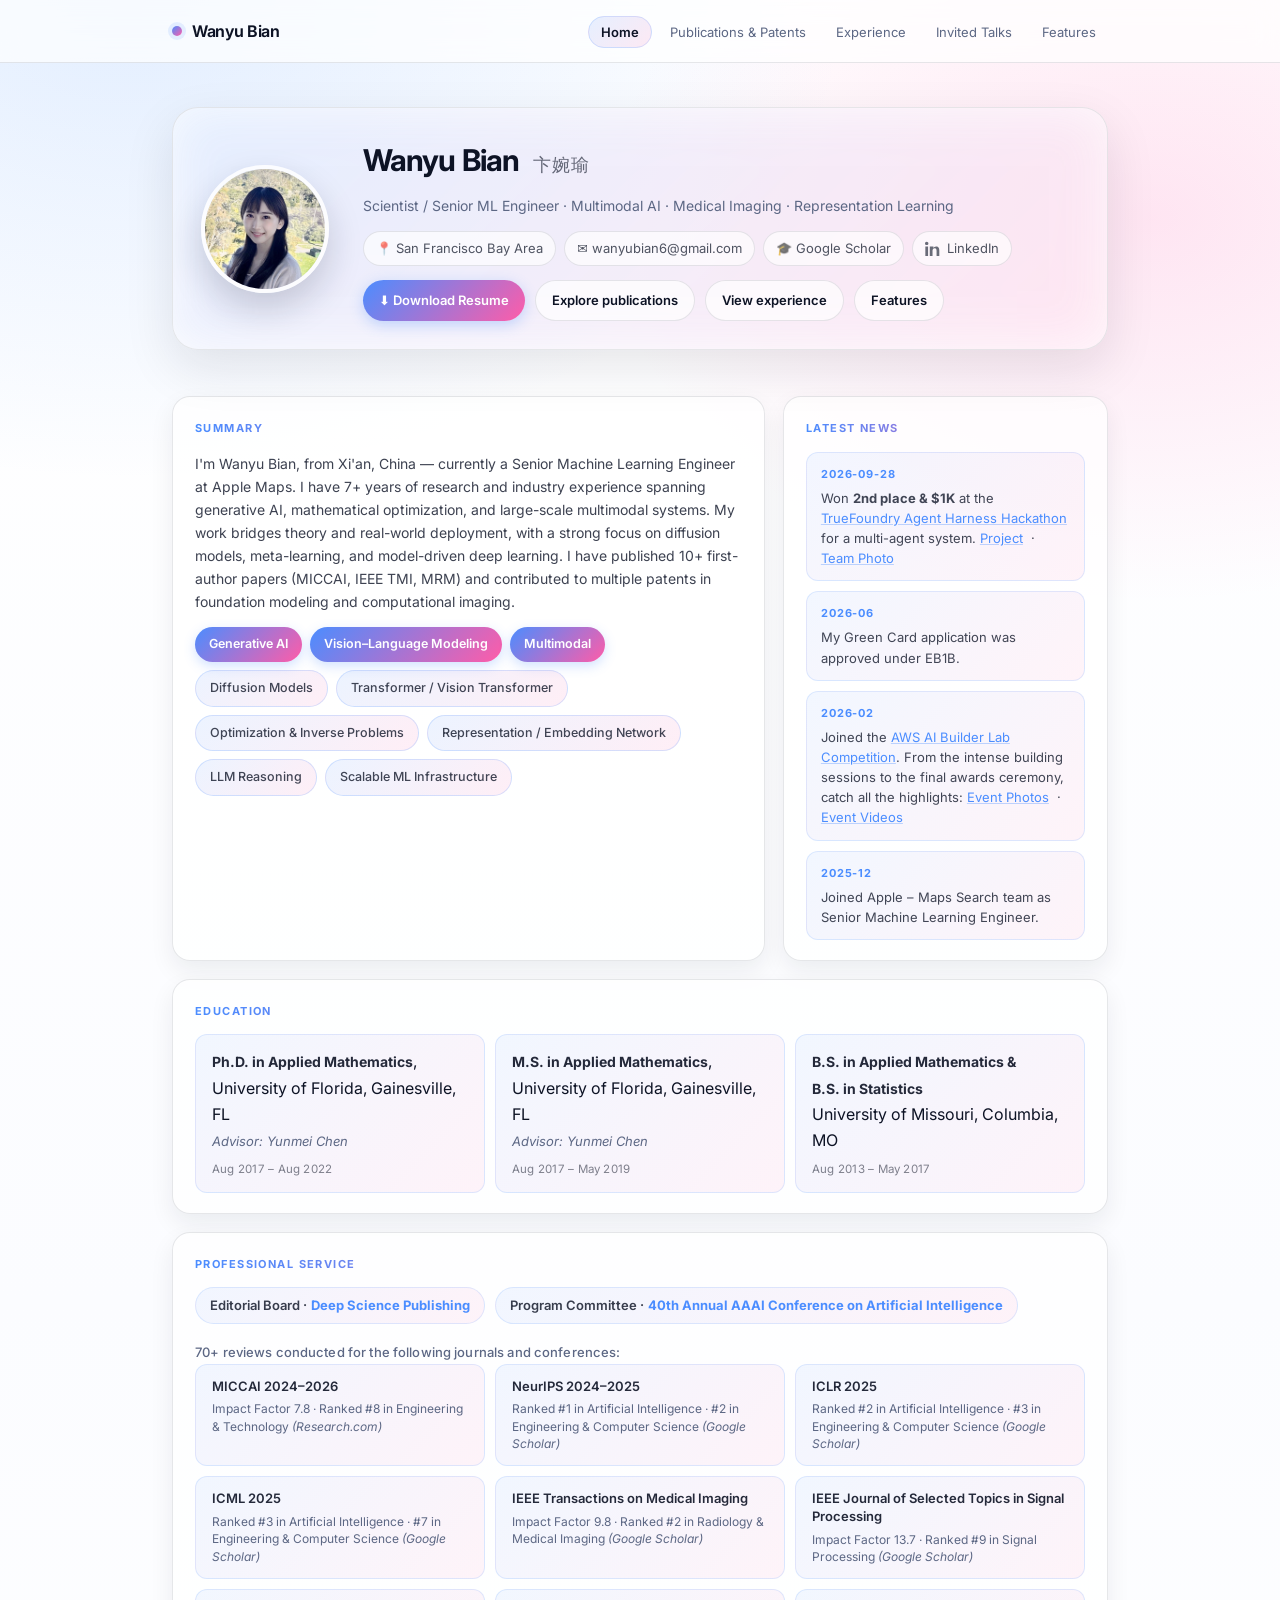
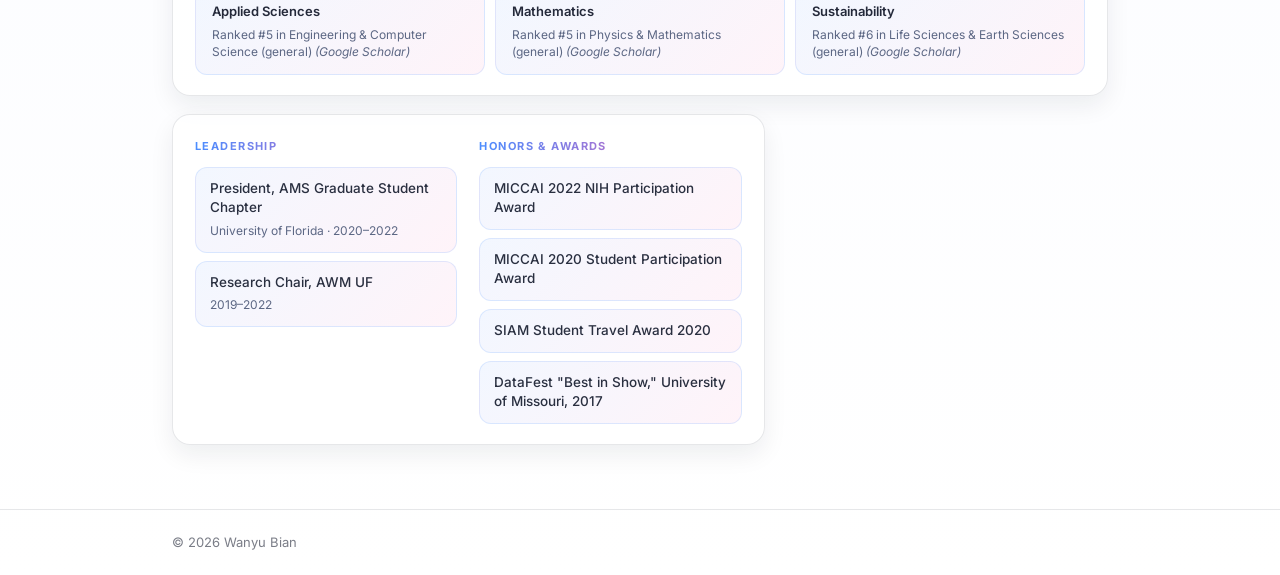
<file: index.html>
<!DOCTYPE html>
<html lang="en">
<head>
  <meta charset="UTF-8" />
  <meta name="viewport" content="width=device-width, initial-scale=1.0" />
  <title>👾 Wanyu Bian 卞婉瑜 | Home</title>
  <link rel="preconnect" href="https://fonts.googleapis.com">
  <link rel="preconnect" href="https://fonts.gstatic.com" crossorigin>
  <link href="https://fonts.googleapis.com/css2?family=Inter:wght@400;500;600;700&display=swap" rel="stylesheet">
  <link rel="stylesheet" href="styles.css">
</head>
<body>
<nav class="navbar">
  <div class="container inner">
    <a class="brand" href="index.html" aria-label="Home">
      <span class="brand-dot"></span>
      <span>Wanyu Bian</span>
    </a>
    <ul class="navlinks">
      <li><a href="index.html" class="active">Home</a></li>
      <li><a href="publications.html">Publications & Patents</a></li>
      <li><a href="experience.html">Experience</a></li>
      <li><a href="talks.html">Invited Talks</a></li>
      <li><a href="features.html">Features</a></li>
    </ul>
  </div>
</nav>

<main class="container">

  <!-- ── Hero ──────────────────────────────────────────────── -->
  <section class="hero">
    <div class="hero-card">
      <div class="hero-inner">
        <img class="avatar" src="assets/Wanyu-Bian.jpg" alt="Portrait of Wanyu Bian">
        <div>
          <h1 class="h-title">Wanyu Bian <span class="cn-name">卞婉瑜</span></h1>
          <p class="subtitle">Scientist / Senior ML Engineer · Multimodal AI · Medical Imaging · Representation Learning</p>
          <div class="meta-row">
            <span class="pill">📍 San Francisco Bay Area</span>
            <a class="pill" href="mailto:wanyubian6@gmail.com">✉️ wanyubian6@gmail.com</a>
            <a class="pill" href="https://scholar.google.com/citations?user=zHkpGhYAAAAJ&hl=en" target="_blank" rel="noopener">🎓 Google Scholar</a>
            <a class="pill" href="https://www.linkedin.com/in/wanyu-bian-phd" target="_blank" rel="noopener">
              <svg class="icon" viewBox="0 0 22 22" aria-hidden="true"><path d="M4.98 3.5C4.98 4.88 3.87 6 2.5 6S0 4.88 0 3.5 1.12 1 2.5 1 4.98 2.12 4.98 3.5ZM0.5 23.5h4V7.98h-4V23.5ZM8.5 7.98h3.83v2.12h.05c.53-1.01 1.84-2.12 3.79-2.12 4.05 0 4.8 2.67 4.8 6.14v9.38h-4v-8.32c0-1.98-.04-4.53-2.76-4.53-2.76 0-3.18 2.16-3.18 4.39v8.46h-4V7.98Z"/></svg>
              <span>LinkedIn</span>
            </a>
          </div>
          <div class="cta">
            <a class="btn primary" href="WanyuBian_Resume.pdf" download>⬇︎ Download Resume</a>
            <a class="btn" href="publications.html">Explore publications</a>
            <a class="btn" href="experience.html">View experience</a>
            <a class="btn" href="features.html">Features</a>
          </div>
        </div>
      </div>
    </div>
  </section>

  <div class="grid">

    <!-- ── Summary ───────────────────────────────────────── -->
    <section class="card">
      <h2>Summary</h2>
      <p>
        I'm Wanyu Bian, from Xi'an, China — currently a Senior Machine Learning Engineer at Apple Maps.
        I have 7+ years of research and industry experience spanning generative AI, mathematical
        optimization, and large-scale multimodal systems. My work bridges theory and real-world
        deployment, with a strong focus on diffusion models, meta-learning, and model-driven deep
        learning. I have published 10+ first-author papers (MICCAI, IEEE TMI, MRM) and contributed
        to multiple patents in foundation modeling and computational imaging.
      </p>
      <div class="expertise-tags">
        <span class="badge primary">Generative AI</span>
        <span class="badge primary">Vision–Language Modeling</span>
        <span class="badge primary">Multimodal</span>
        <span class="badge">Diffusion Models</span>
        <span class="badge">Transformer / Vision Transformer</span>
        <span class="badge">Optimization &amp; Inverse Problems</span>
        <span class="badge">Representation / Embedding Network</span>
        <span class="badge">LLM Reasoning</span>
        <span class="badge">Scalable ML Infrastructure</span>
      </div>
    </section>

    <!-- ── Latest News ────────────────────────────────────── -->
    <aside class="card">
      <h2>Latest News</h2>
      <div class="news-list">
        <div class="news-item">
          <div class="kicker">2026-09-28</div>
          <div class="desc">
            Won <strong>2nd place &amp; $1K</strong> at the
            <a href="https://hackersquad.io/events/truefoundry-agent-harness-hackathon" target="_blank">TrueFoundry Agent Harness Hackathon</a>
            for a multi-agent system.
            <a href="https://hackersquad.io/events/truefoundry-agent-harness-hackathon/projects/cmu8zpw5800y9kb0kelmsrpe2" target="_blank">Project</a>
            &nbsp;·&nbsp;
            <a href="https://upcdn.io/kW15biq/raw/event-galleries/truefoundry-agent-harness-hackathon-1789939398314-L1000309.jpg" target="_blank">Team Photo</a>
          </div>
        </div>
        <div class="news-item">
          <div class="kicker">2026-06</div>
          <div class="desc">My Green Card application was approved under EB1B.</div>
        </div>
        <div class="news-item">
          <div class="kicker">2026-02</div>
          <div class="desc">
            Joined the
            <a href="https://www.aicamp.ai/event/eventdetails/W2026021308" target="_blank">AWS AI Builder Lab Competition</a>.
            From the intense building sessions to the final awards ceremony, catch all the highlights:
            <a href="https://drive.google.com/drive/folders/1Q62Nb8wa3ZKNPg0hk4qXepcymONoEPWw" target="_blank">Event Photos</a>
            &nbsp;·&nbsp;
            <a href="https://drive.google.com/drive/folders/1l8bCfI9yBssuV_kQkoO85U6Qy_-89Io_" target="_blank">Event Videos</a>
          </div>
        </div>
        <div class="news-item">
          <div class="kicker">2025-12</div>
          <div class="desc">Joined Apple – Maps Search team as Senior Machine Learning Engineer.</div>
        </div>
      </div>
    </aside>

    <!-- ── Education ──────────────────────────────────────── -->
    <section class="card education-card">
      <h2>Education</h2>
      <ul class="edu">
        <li>
          <strong>Ph.D. in Applied Mathematics</strong>, University of Florida, Gainesville, FL
          <br><em>Advisor: Yunmei Chen</em>
          <span class="dates">Aug 2017 – Aug 2022</span>
        </li>
        <li>
          <strong>M.S. in Applied Mathematics</strong>, University of Florida, Gainesville, FL
          <br><em>Advisor: Yunmei Chen</em>
          <span class="dates">Aug 2017 – May 2019</span>
        </li>
        <li>
          <strong>B.S. in Applied Mathematics &amp;</strong><br><strong>B.S. in Statistics</strong><br>University of Missouri, Columbia, MO
          <span class="dates">Aug 2013 – May 2017</span>
        </li>
      </ul>
    </section>

    <!-- ── Professional Service ───────────────────────────── -->
    <section class="card service-card">
      <h2>Professional Service</h2>
      <div class="service-intro">
        <div class="service-roles">
          <div class="service-role-item">Editorial Board · <strong>Deep Science Publishing</strong></div>
          <div class="service-role-item">Program Committee · <strong>40th Annual AAAI Conference on Artificial Intelligence</strong></div>
        </div>
        <p>70+ reviews conducted for the following journals and conferences:</p>
      </div>
      <div class="service-list">
        <div class="service-item">
          <div class="service-venue">MICCAI 2024–2026</div>
          <div class="service-meta">Impact Factor 7.8 · Ranked #8 in Engineering &amp; Technology <em>(Research.com)</em></div>
        </div>
        <div class="service-item">
          <div class="service-venue">NeurIPS 2024–2025</div>
          <div class="service-meta">Ranked #1 in Artificial Intelligence · #2 in Engineering &amp; Computer Science <em>(Google Scholar)</em></div>
        </div>
        <div class="service-item">
          <div class="service-venue">ICLR 2025</div>
          <div class="service-meta">Ranked #2 in Artificial Intelligence · #3 in Engineering &amp; Computer Science <em>(Google Scholar)</em></div>
        </div>
        <div class="service-item">
          <div class="service-venue">ICML 2025</div>
          <div class="service-meta">Ranked #3 in Artificial Intelligence · #7 in Engineering &amp; Computer Science <em>(Google Scholar)</em></div>
        </div>
        <div class="service-item">
          <div class="service-venue">IEEE Transactions on Medical Imaging</div>
          <div class="service-meta">Impact Factor 9.8 · Ranked #2 in Radiology &amp; Medical Imaging <em>(Google Scholar)</em></div>
        </div>
        <div class="service-item">
          <div class="service-venue">IEEE Journal of Selected Topics in Signal Processing</div>
          <div class="service-meta">Impact Factor 13.7 · Ranked #9 in Signal Processing <em>(Google Scholar)</em></div>
        </div>
        <div class="service-item">
          <div class="service-venue">Applied Sciences</div>
          <div class="service-meta">Ranked #5 in Engineering &amp; Computer Science (general) <em>(Google Scholar)</em></div>
        </div>
        <div class="service-item">
          <div class="service-venue">Mathematics</div>
          <div class="service-meta">Ranked #5 in Physics &amp; Mathematics (general) <em>(Google Scholar)</em></div>
        </div>
        <div class="service-item">
          <div class="service-venue">Sustainability</div>
          <div class="service-meta">Ranked #6 in Life Sciences &amp; Earth Sciences (general) <em>(Google Scholar)</em></div>
        </div>
      </div>
    </section>

    <!-- ── Leadership & Awards ────────────────────────────── -->
    <section class="card awards">
      <div class="awards-grid">
        <div class="award-group">
          <h3>Leadership</h3>
          <div class="award-items">
            <div class="award-item">
              <span class="award-title">President, AMS Graduate Student Chapter</span>
              <span class="award-meta">University of Florida · 2020–2022</span>
            </div>
            <div class="award-item">
              <span class="award-title">Research Chair, AWM UF</span>
              <span class="award-meta">2019–2022</span>
            </div>
          </div>
        </div>
        <div class="award-group">
          <h3>Honors &amp; Awards</h3>
          <div class="award-items">
            <div class="award-item">
              <span class="award-title">MICCAI 2022 NIH Participation Award</span>
            </div>
            <div class="award-item">
              <span class="award-title">MICCAI 2020 Student Participation Award</span>
            </div>
            <div class="award-item">
              <span class="award-title">SIAM Student Travel Award 2020</span>
            </div>
            <div class="award-item">
              <span class="award-title">DataFest "Best in Show," University of Missouri, 2017</span>
            </div>
          </div>
        </div>
      </div>
    </section>

  </div>
</main>

<footer class="footer">
  <div class="container">© 2026 Wanyu Bian</div>
</footer>
</body>
</html>
</file>
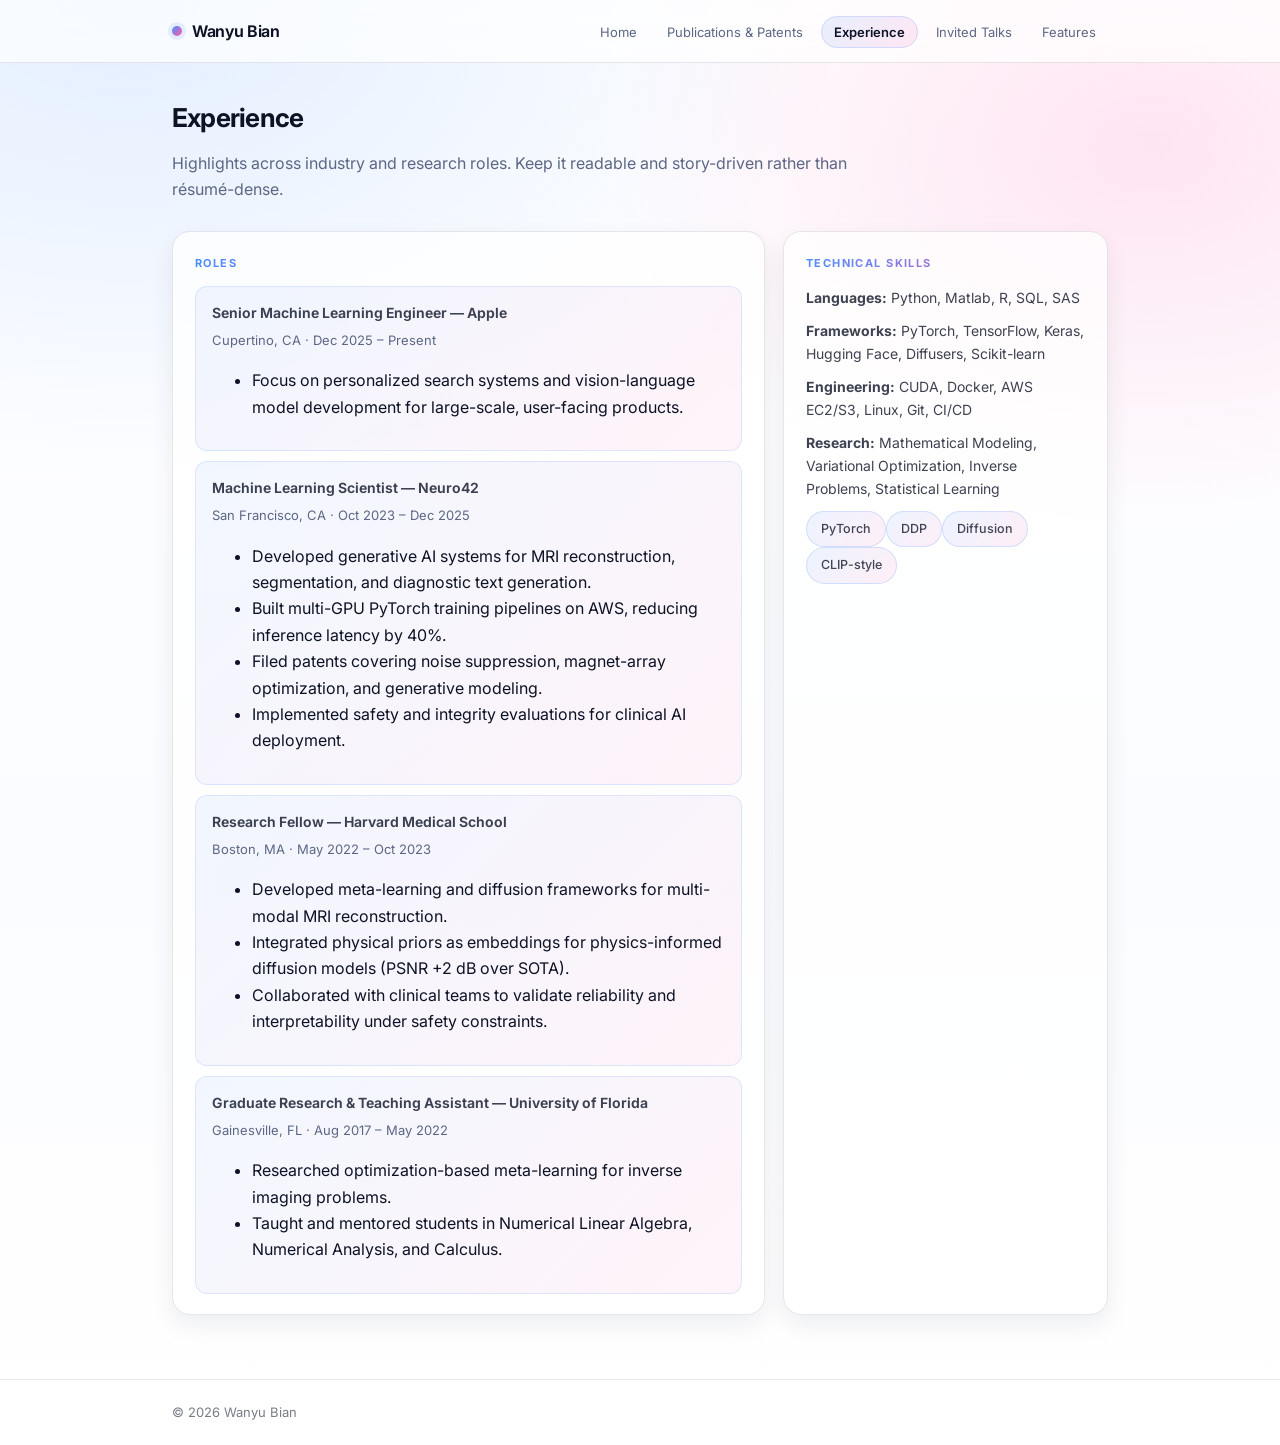
<file: experience.html>
<!DOCTYPE html>
<html lang="en">
<head>
  <meta charset="UTF-8" />
  <meta name="viewport" content="width=device-width, initial-scale=1.0" />
  <title>👾 Wanyu Bian 卞婉瑜 | Experience</title>
  <link rel="preconnect" href="https://fonts.googleapis.com">
  <link rel="preconnect" href="https://fonts.gstatic.com" crossorigin>
  <link href="https://fonts.googleapis.com/css2?family=Inter:wght@400;500;600;700&display=swap" rel="stylesheet">
  <link rel="stylesheet" href="styles.css">
</head>
<body>
<nav class="navbar">
    <div class="container inner">
      <a class="brand" href="index.html" aria-label="Home">
        <span class="brand-dot"></span>
        <span>Wanyu Bian</span>
      </a>
      <ul class="navlinks">
        <li><a href="index.html" class="">Home</a></li><li><a href="publications.html" class="">Publications & Patents</a></li><li><a href="experience.html" class="active">Experience</a></li><li><a href="talks.html" class="">Invited Talks</a></li><li><a href="features.html" class="">Features</a></li>
      </ul>
    </div>
  </nav>
<main class="container">
<section class="page-head">
  <h1>Experience</h1>
  <p>Highlights across industry and research roles. Keep it readable and story-driven rather than résumé-dense.</p>
</section>
<div class="grid">
  <section class="card">
    <h2>Roles</h2>
    <div class="item">
    <p class="title">Senior Machine Learning Engineer — Apple</p>
    <div class="meta">Cupertino, CA · Dec 2025 – Present</div>
    <ul>
      <li>Focus on personalized search systems and vision-language model development for large-scale, user-facing products.</li>
    </ul>
  </div>

  

  <div class="item">
    <p class="title">Machine Learning Scientist — Neuro42</p>
    <div class="meta">San Francisco, CA · Oct 2023 – Dec 2025</div>
    <ul>
      <li>Developed generative AI systems for MRI reconstruction, segmentation, and diagnostic text generation.</li>
      <li>Built multi-GPU PyTorch training pipelines on AWS, reducing inference latency by 40%.</li>
      <li>Filed patents covering noise suppression, magnet-array optimization, and generative modeling.</li>
      <li>Implemented safety and integrity evaluations for clinical AI deployment.</li>
    </ul>
  </div>

  

  <div class="item">
    <p class="title">Research Fellow — Harvard Medical School</p>
    <div class="meta">Boston, MA · May 2022 – Oct 2023</div>
    <ul>
      <li>Developed meta-learning and diffusion frameworks for multi-modal MRI reconstruction.</li>
      <li>Integrated physical priors as embeddings for physics-informed diffusion models (PSNR +2 dB over SOTA).</li>
      <li>Collaborated with clinical teams to validate reliability and interpretability under safety constraints.</li>
    </ul>
  </div>

  

  <div class="item">
    <p class="title">Graduate Research &amp; Teaching Assistant — University of Florida</p>
    <div class="meta">Gainesville, FL · Aug 2017 – May 2022</div>
    <ul>
      <li>Researched optimization-based meta-learning for inverse imaging problems.</li>
      <li>Taught and mentored students in Numerical Linear Algebra, Numerical Analysis, and Calculus.</li>
    </ul>
  </div>
  </section>
  <aside class="card">
    <h2>Technical skills</h2>
    <p><strong>Languages:</strong> Python, Matlab, R, SQL, SAS</p>
  <p><strong>Frameworks:</strong> PyTorch, TensorFlow, Keras, Hugging Face, Diffusers, Scikit-learn</p>
  <p><strong>Engineering:</strong> CUDA, Docker, AWS EC2/S3, Linux, Git, CI/CD</p>
  <p><strong>Research:</strong> Mathematical Modeling, Variational Optimization, Inverse Problems, Statistical Learning</p>
    <div class="badges">
      <span class="badge">PyTorch</span><span class="badge">DDP</span><span class="badge">Diffusion</span><span class="badge">CLIP-style</span>
    </div>
  </aside>
</div>
</main>
<footer class="footer">
  <div class="container">© 2026 Wanyu Bian</div>
</footer>
</body>
</html>
</file>
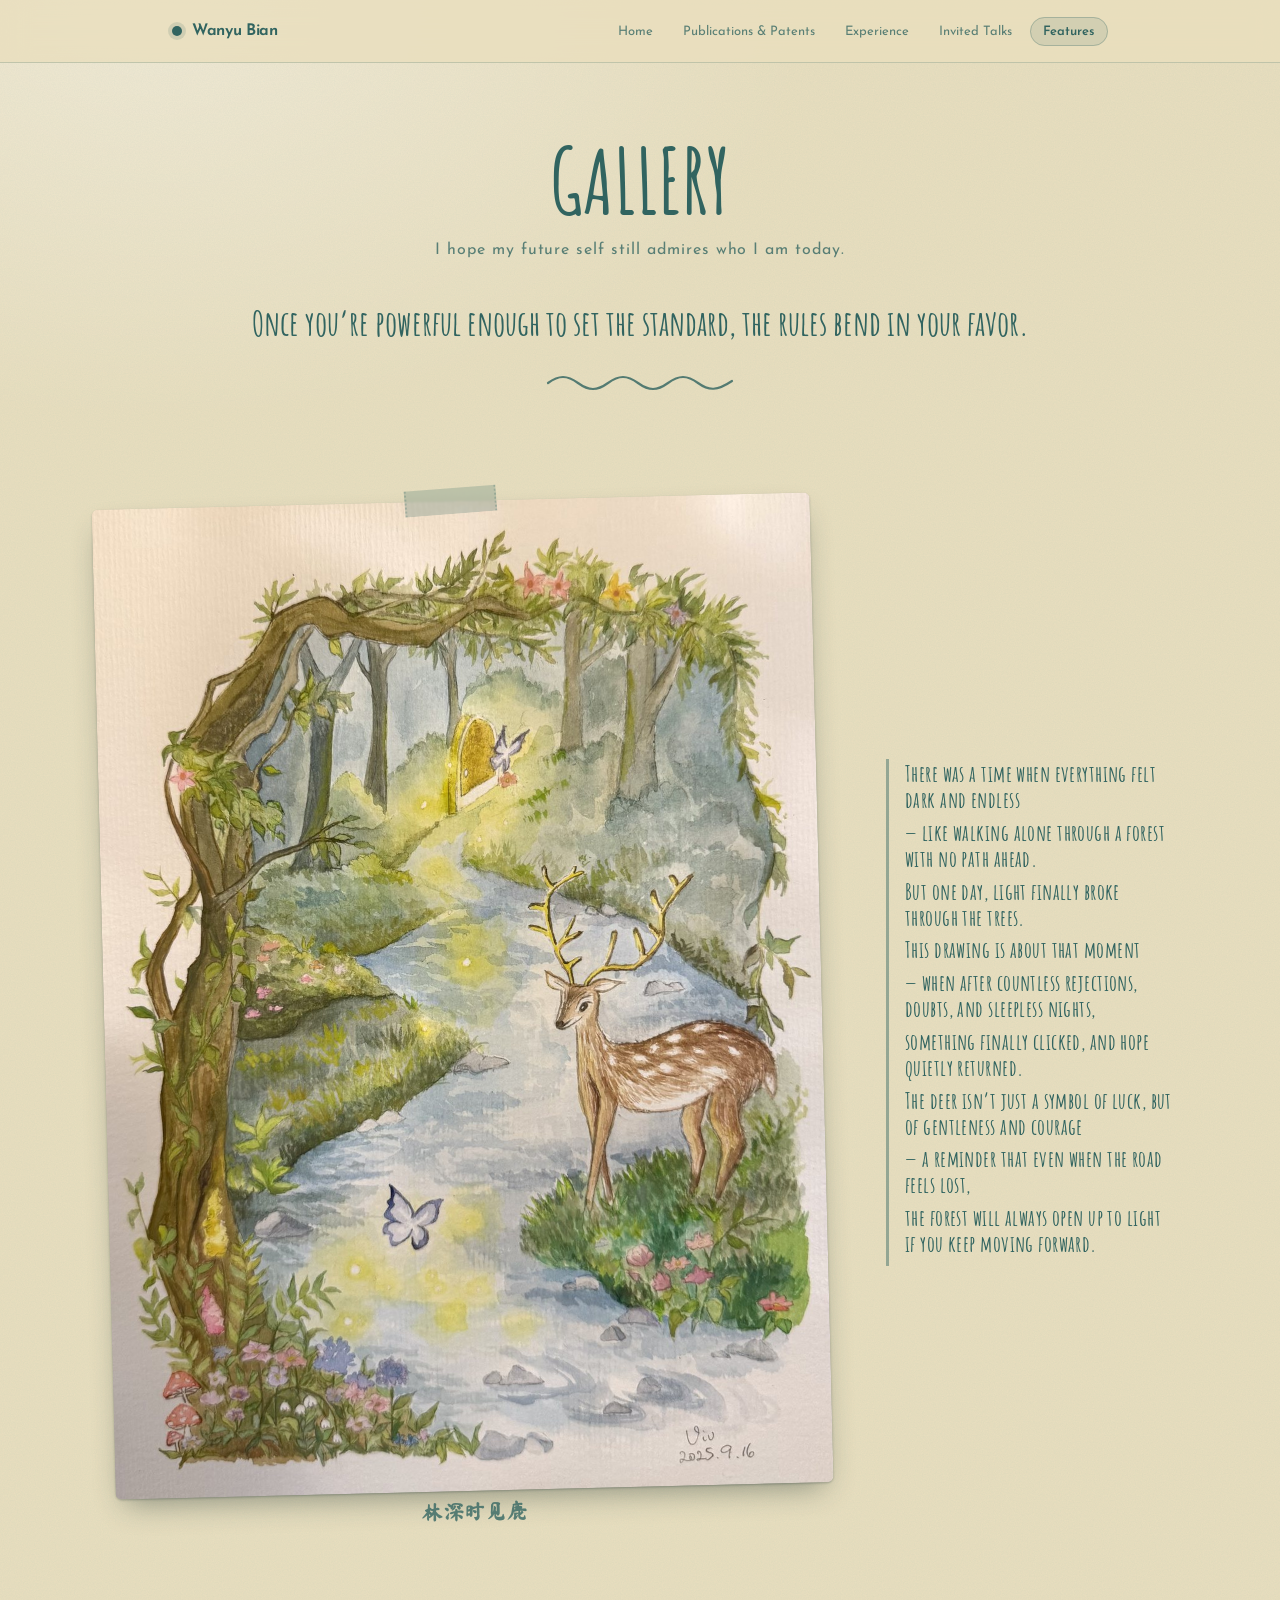
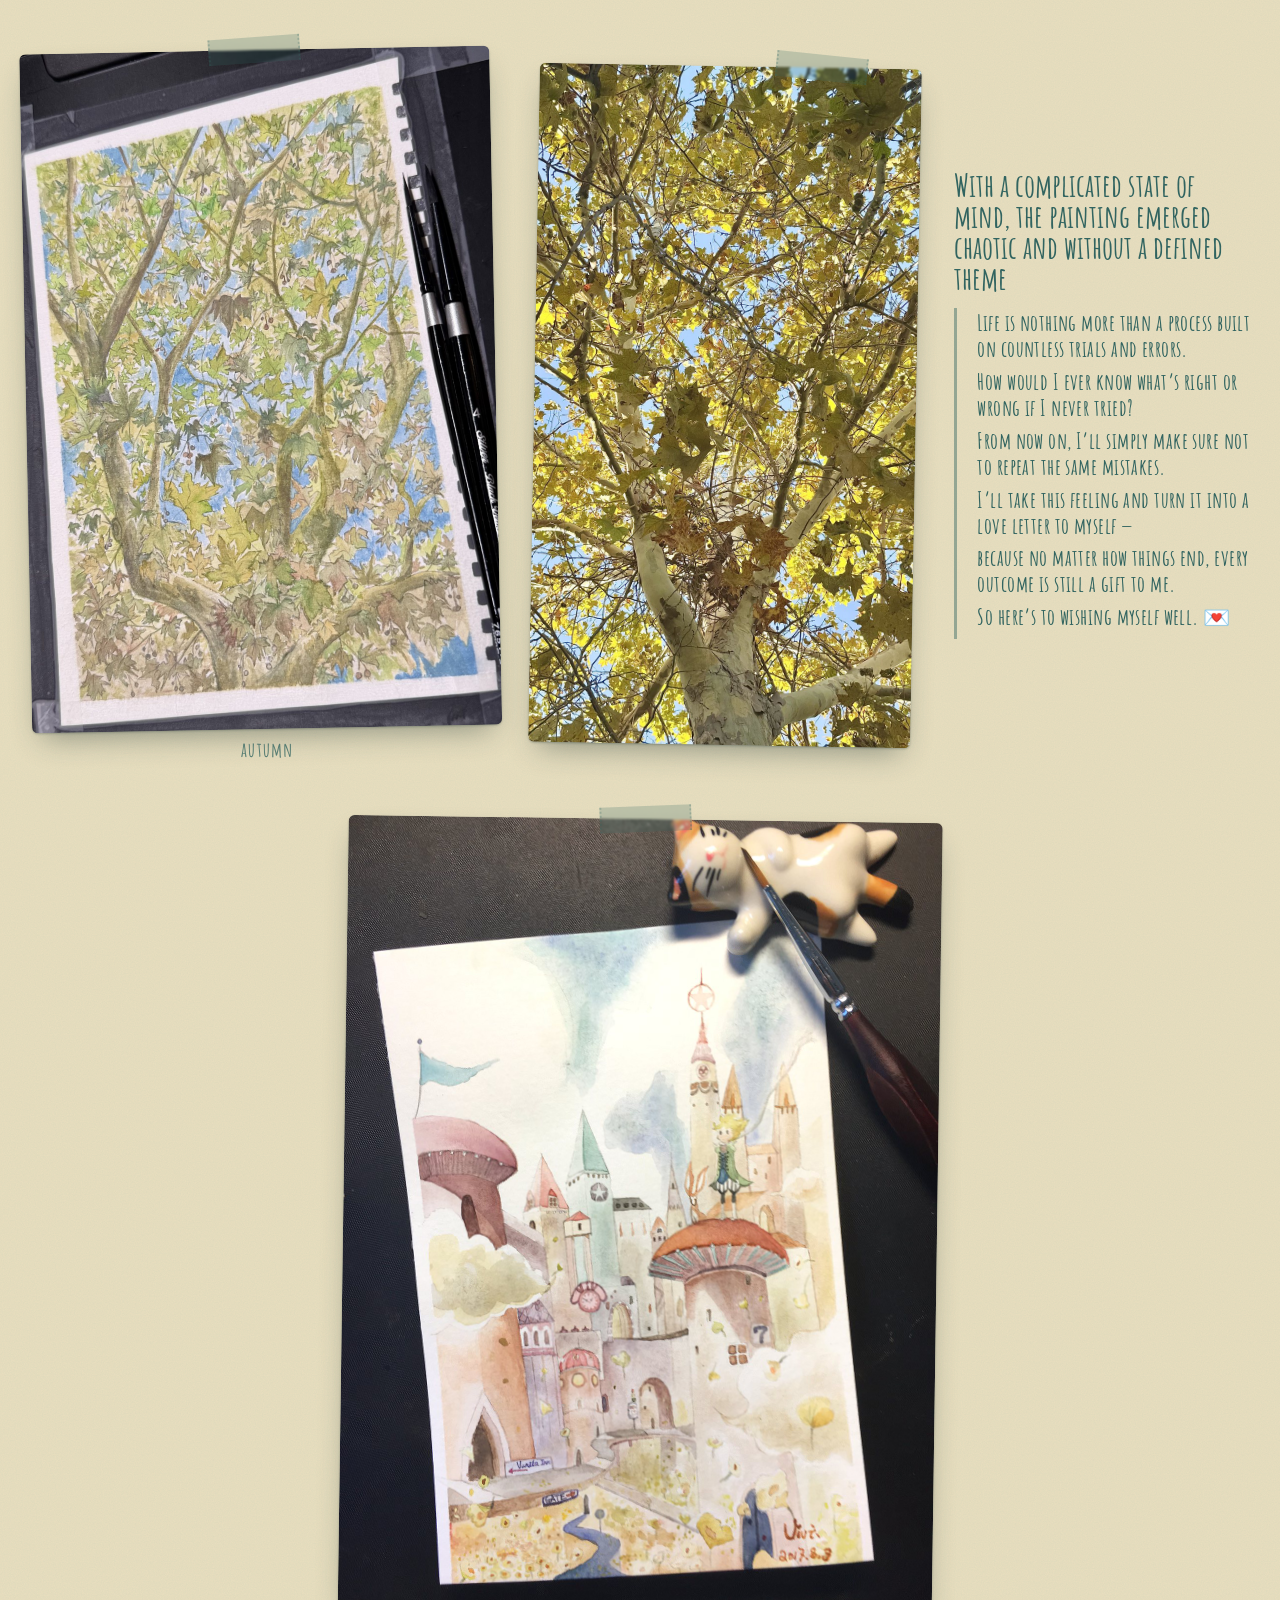
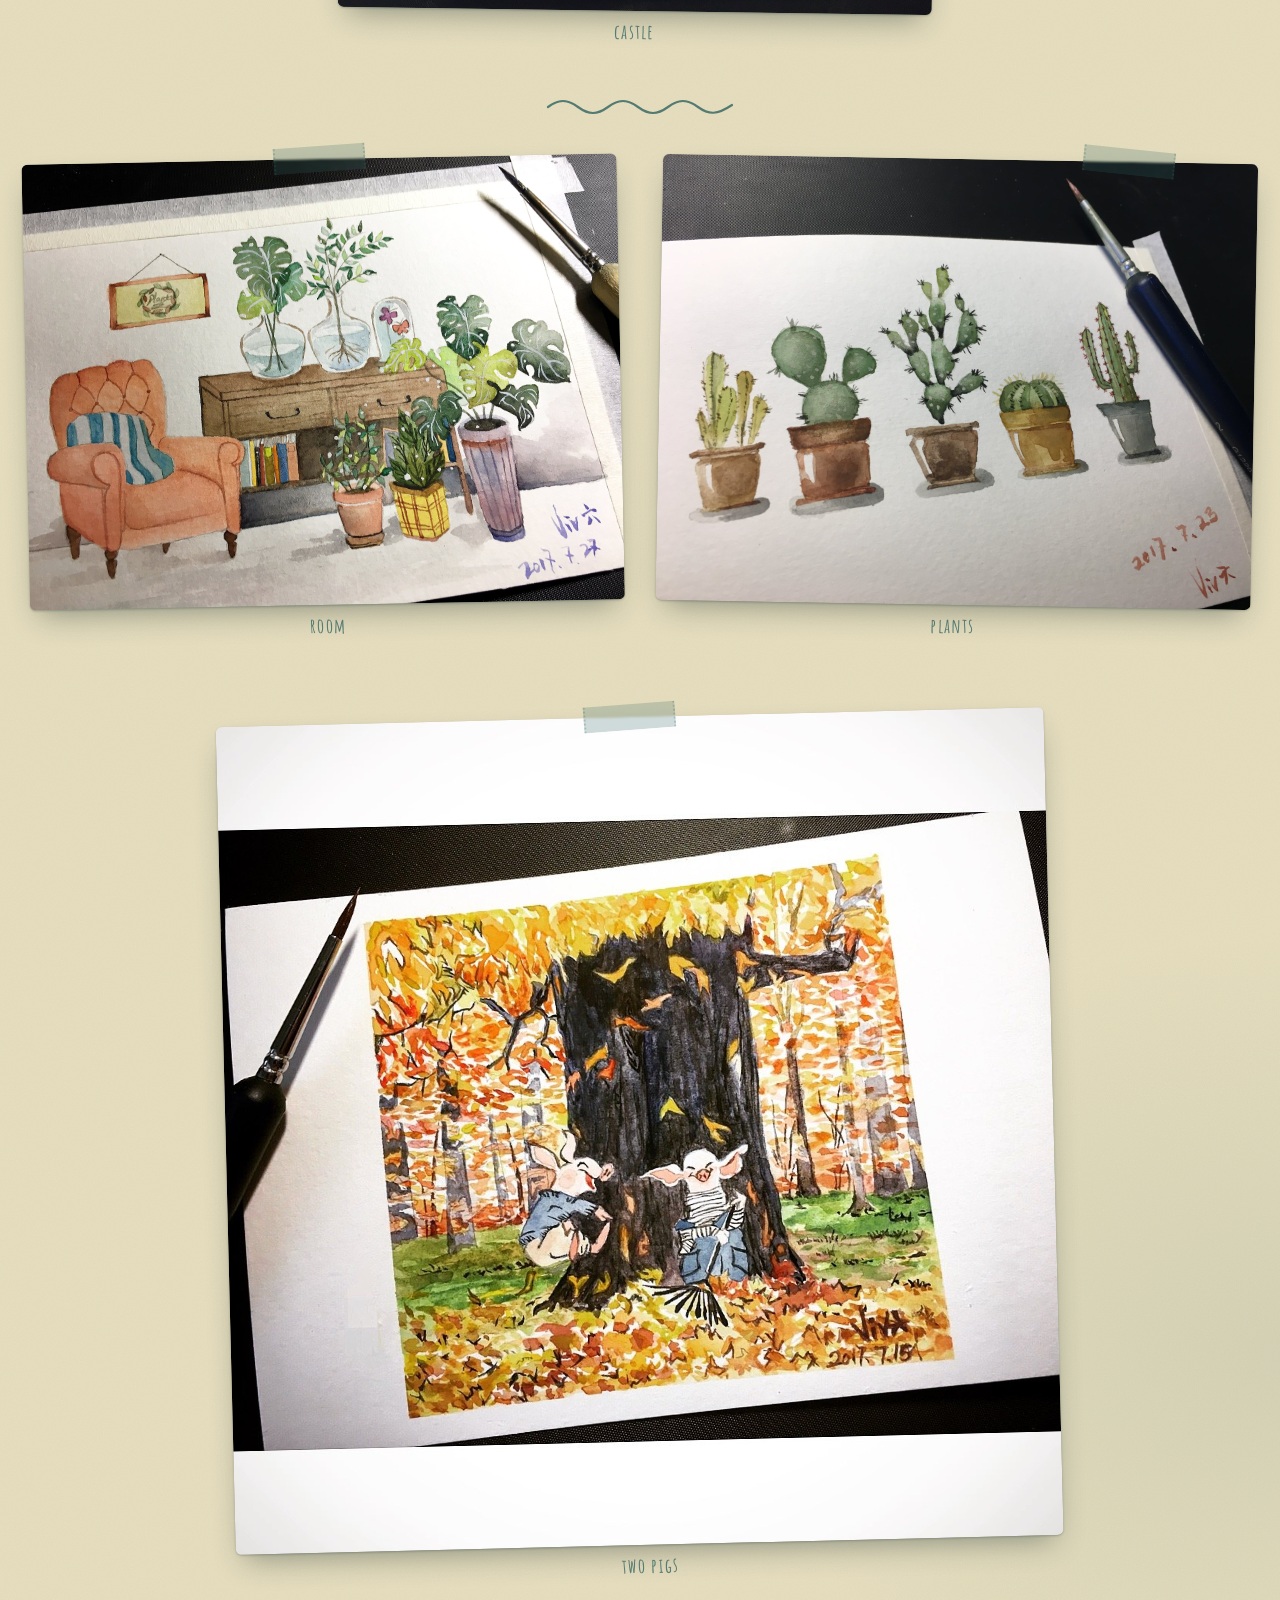
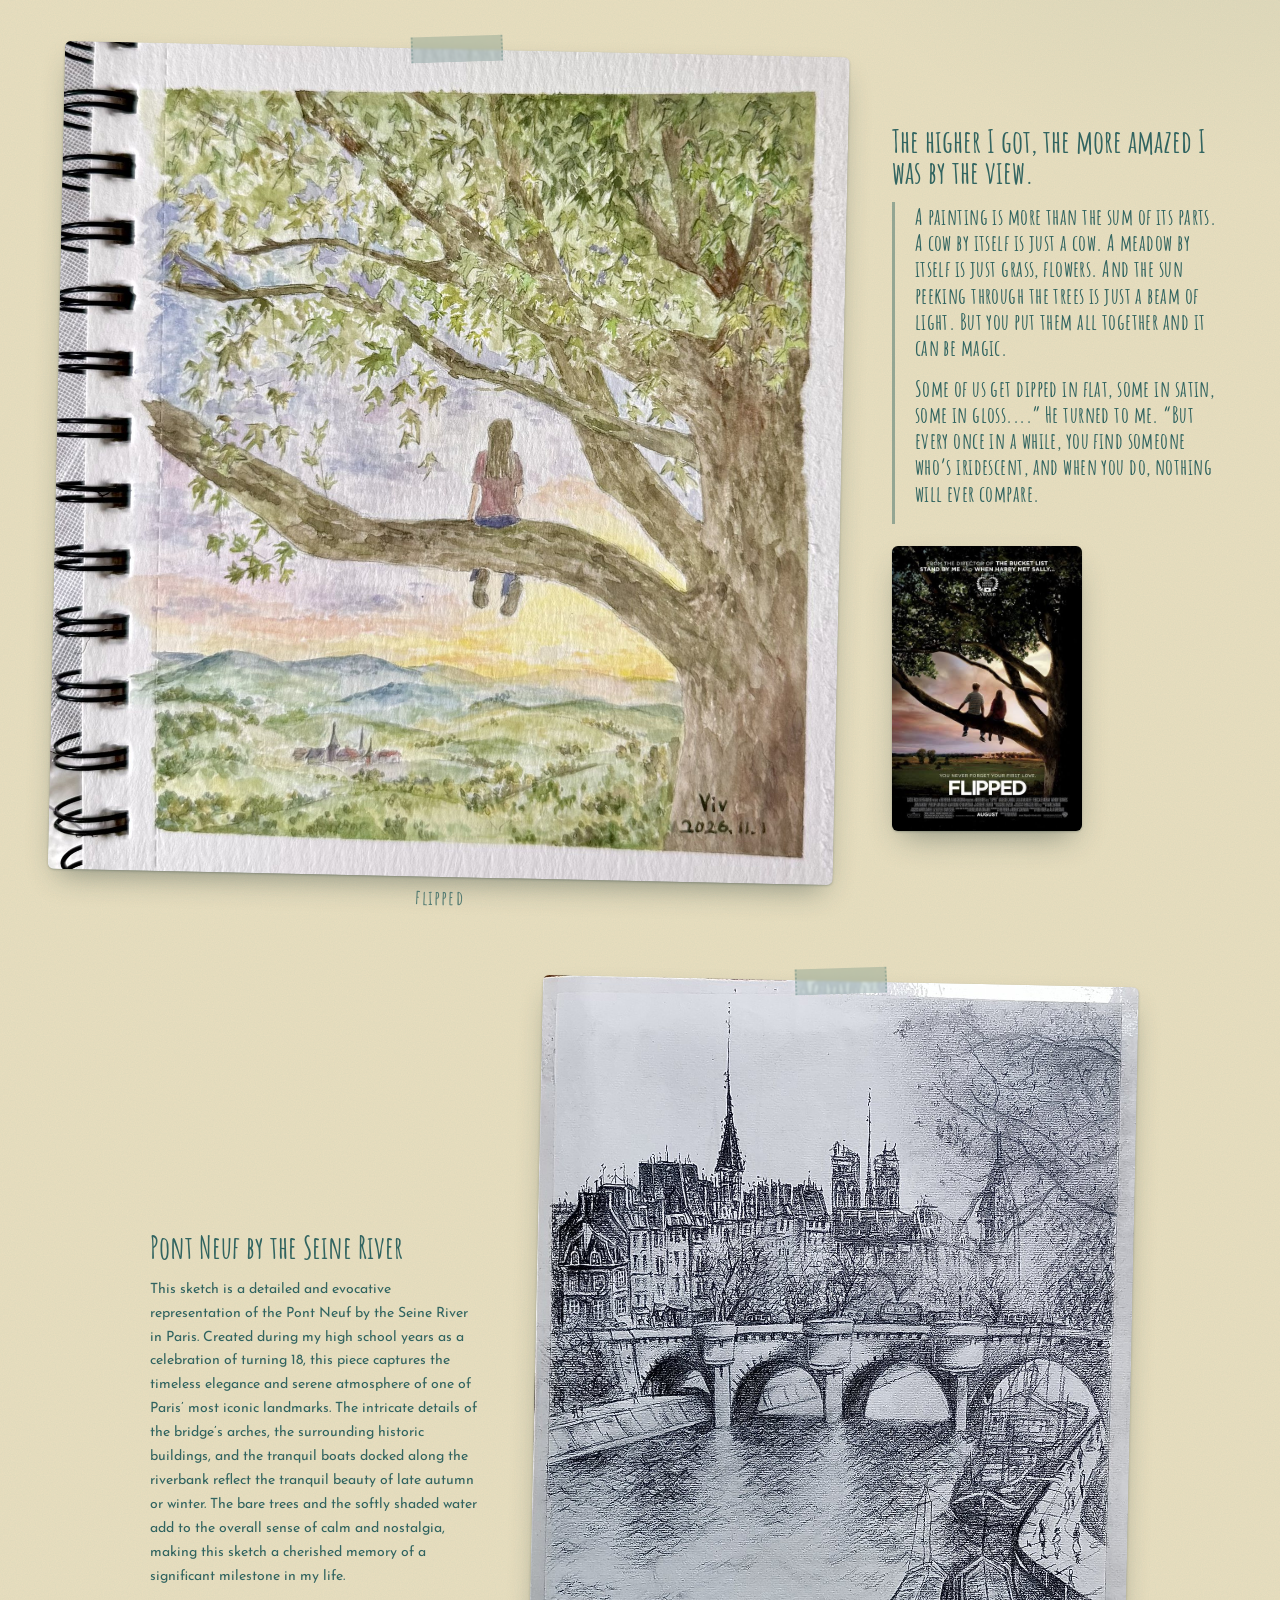
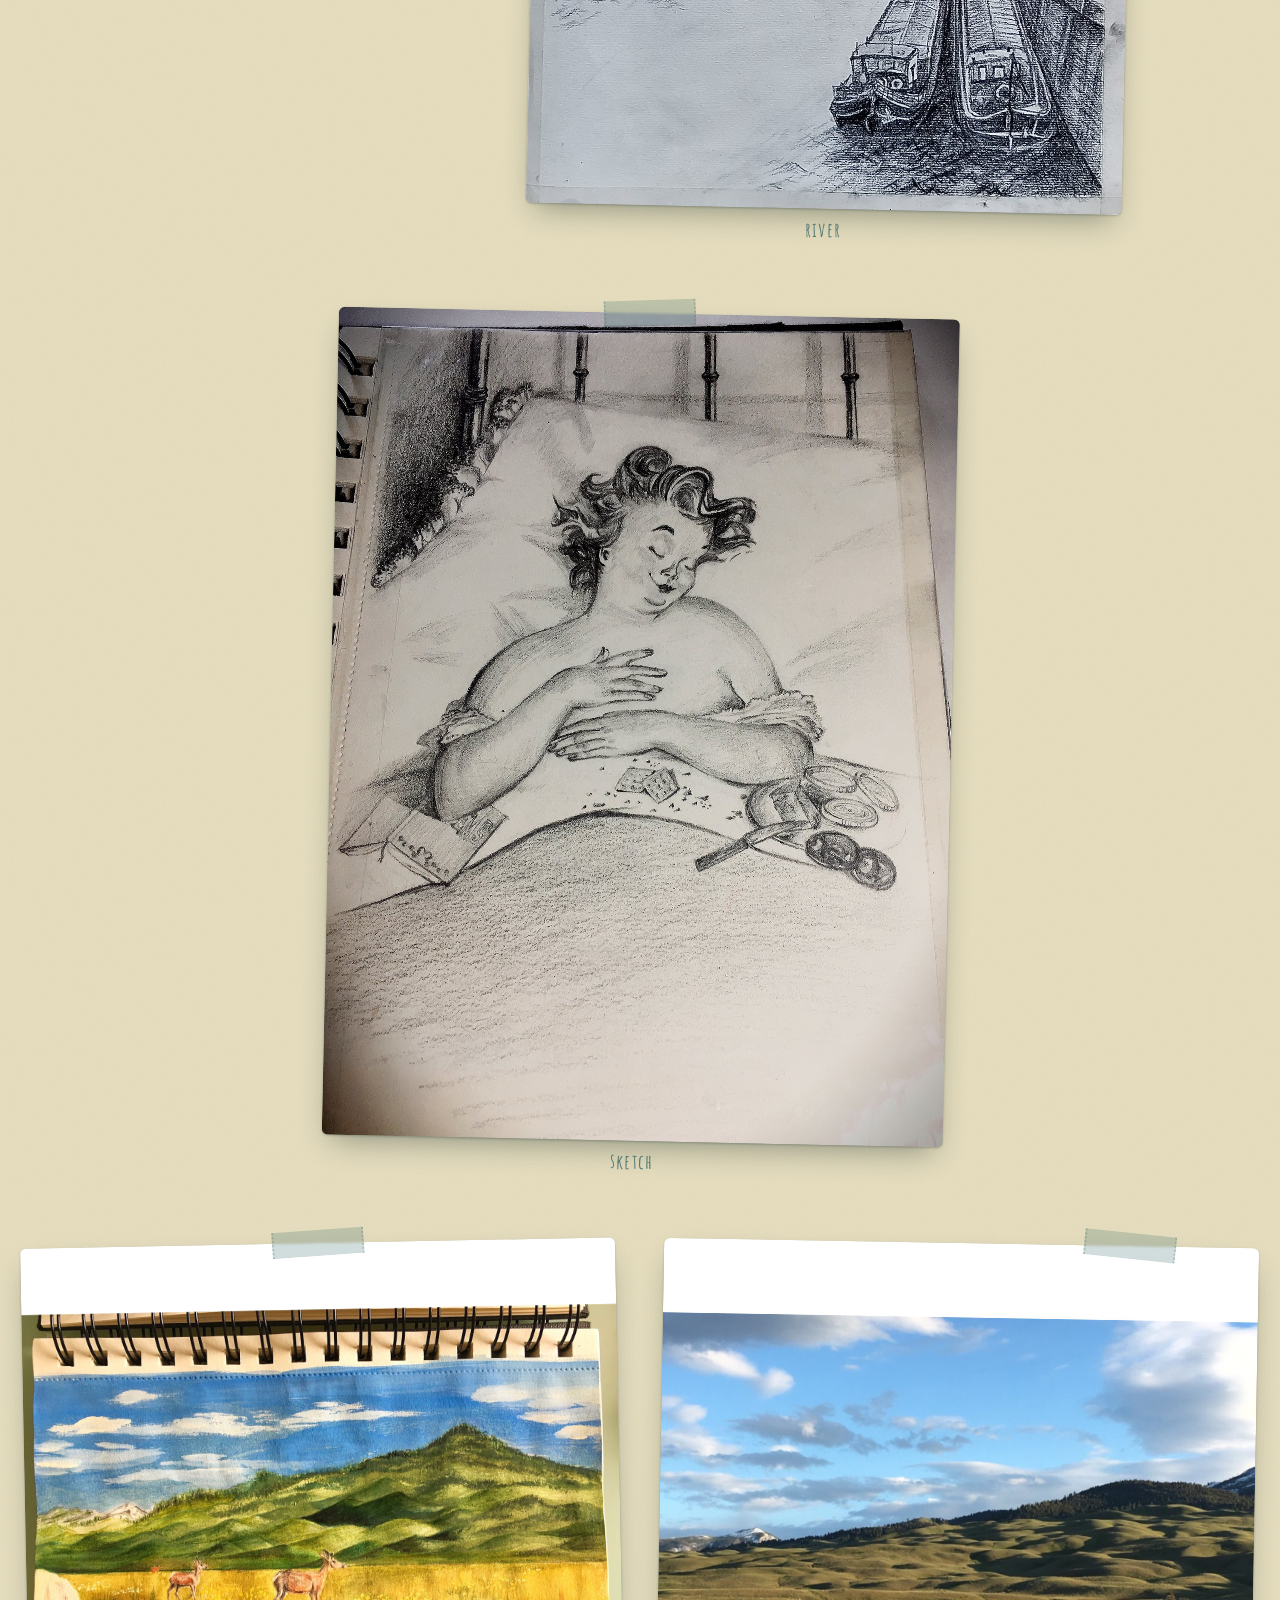
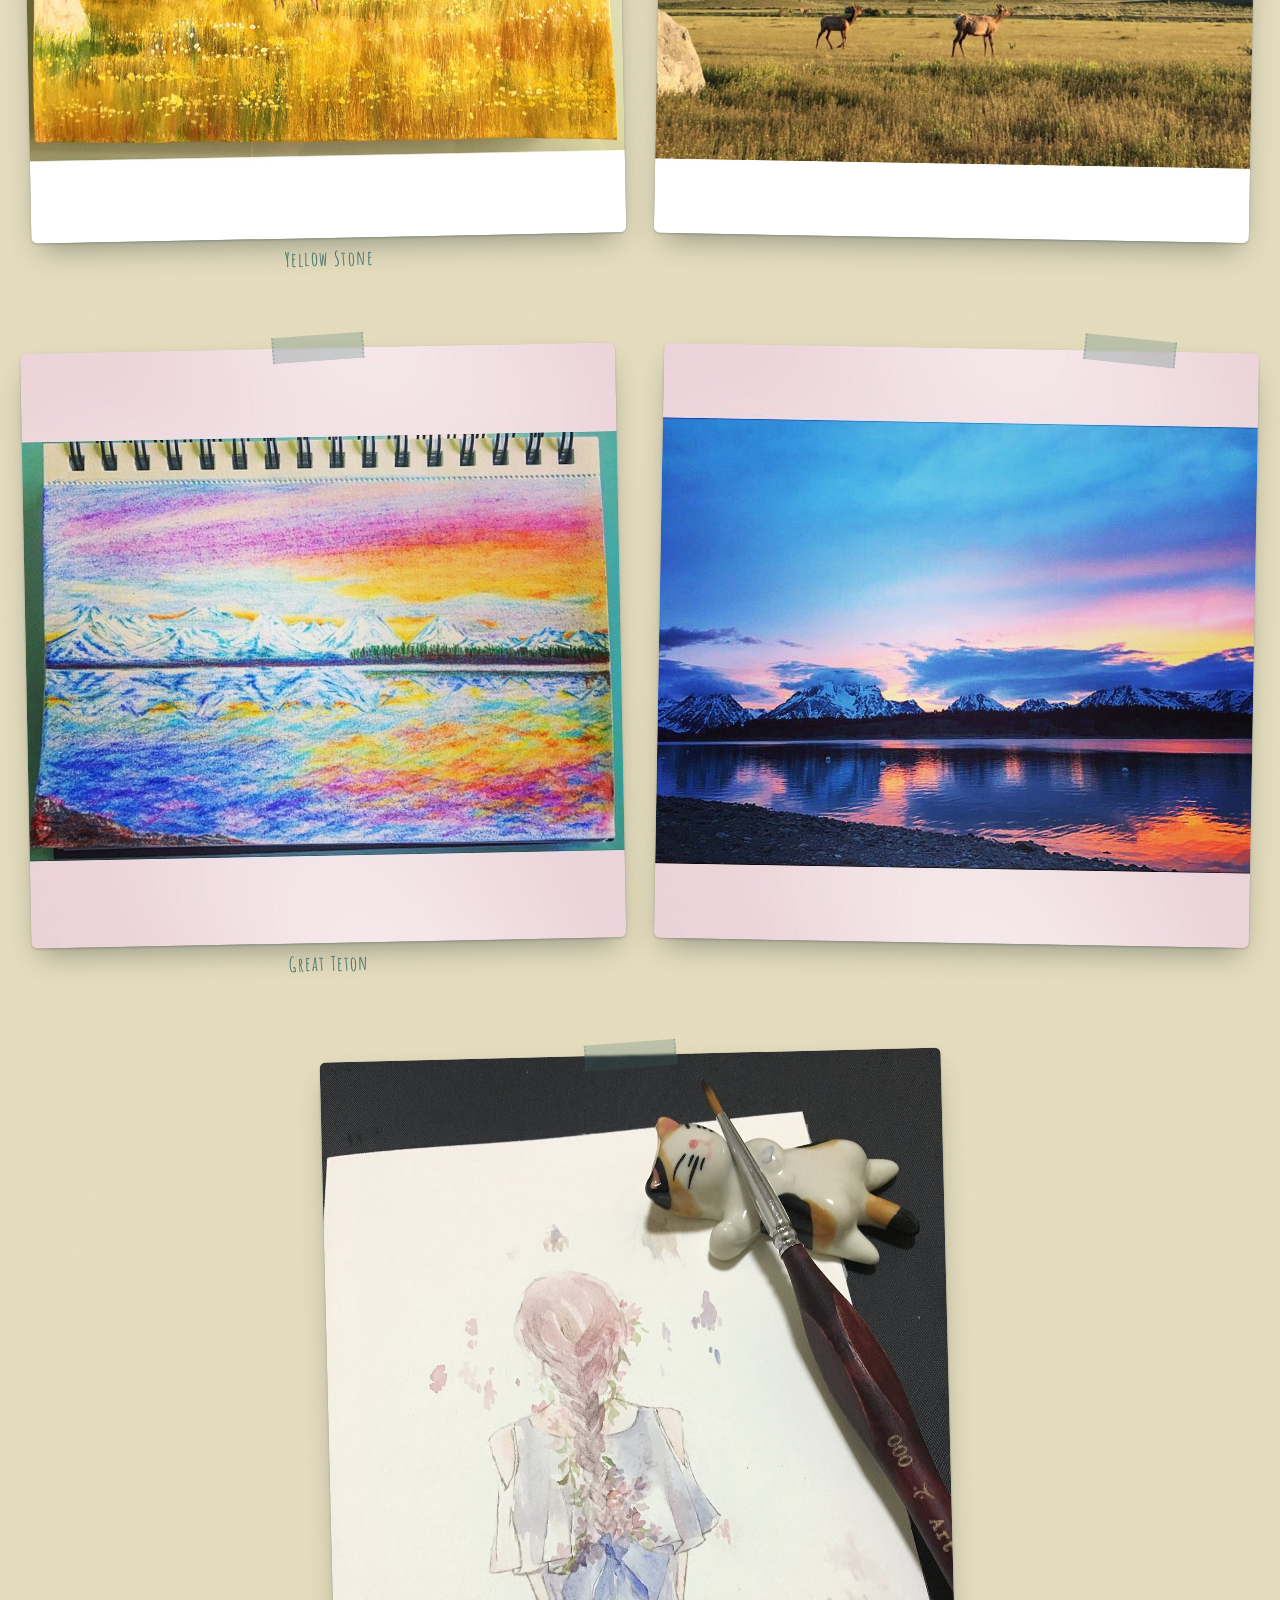
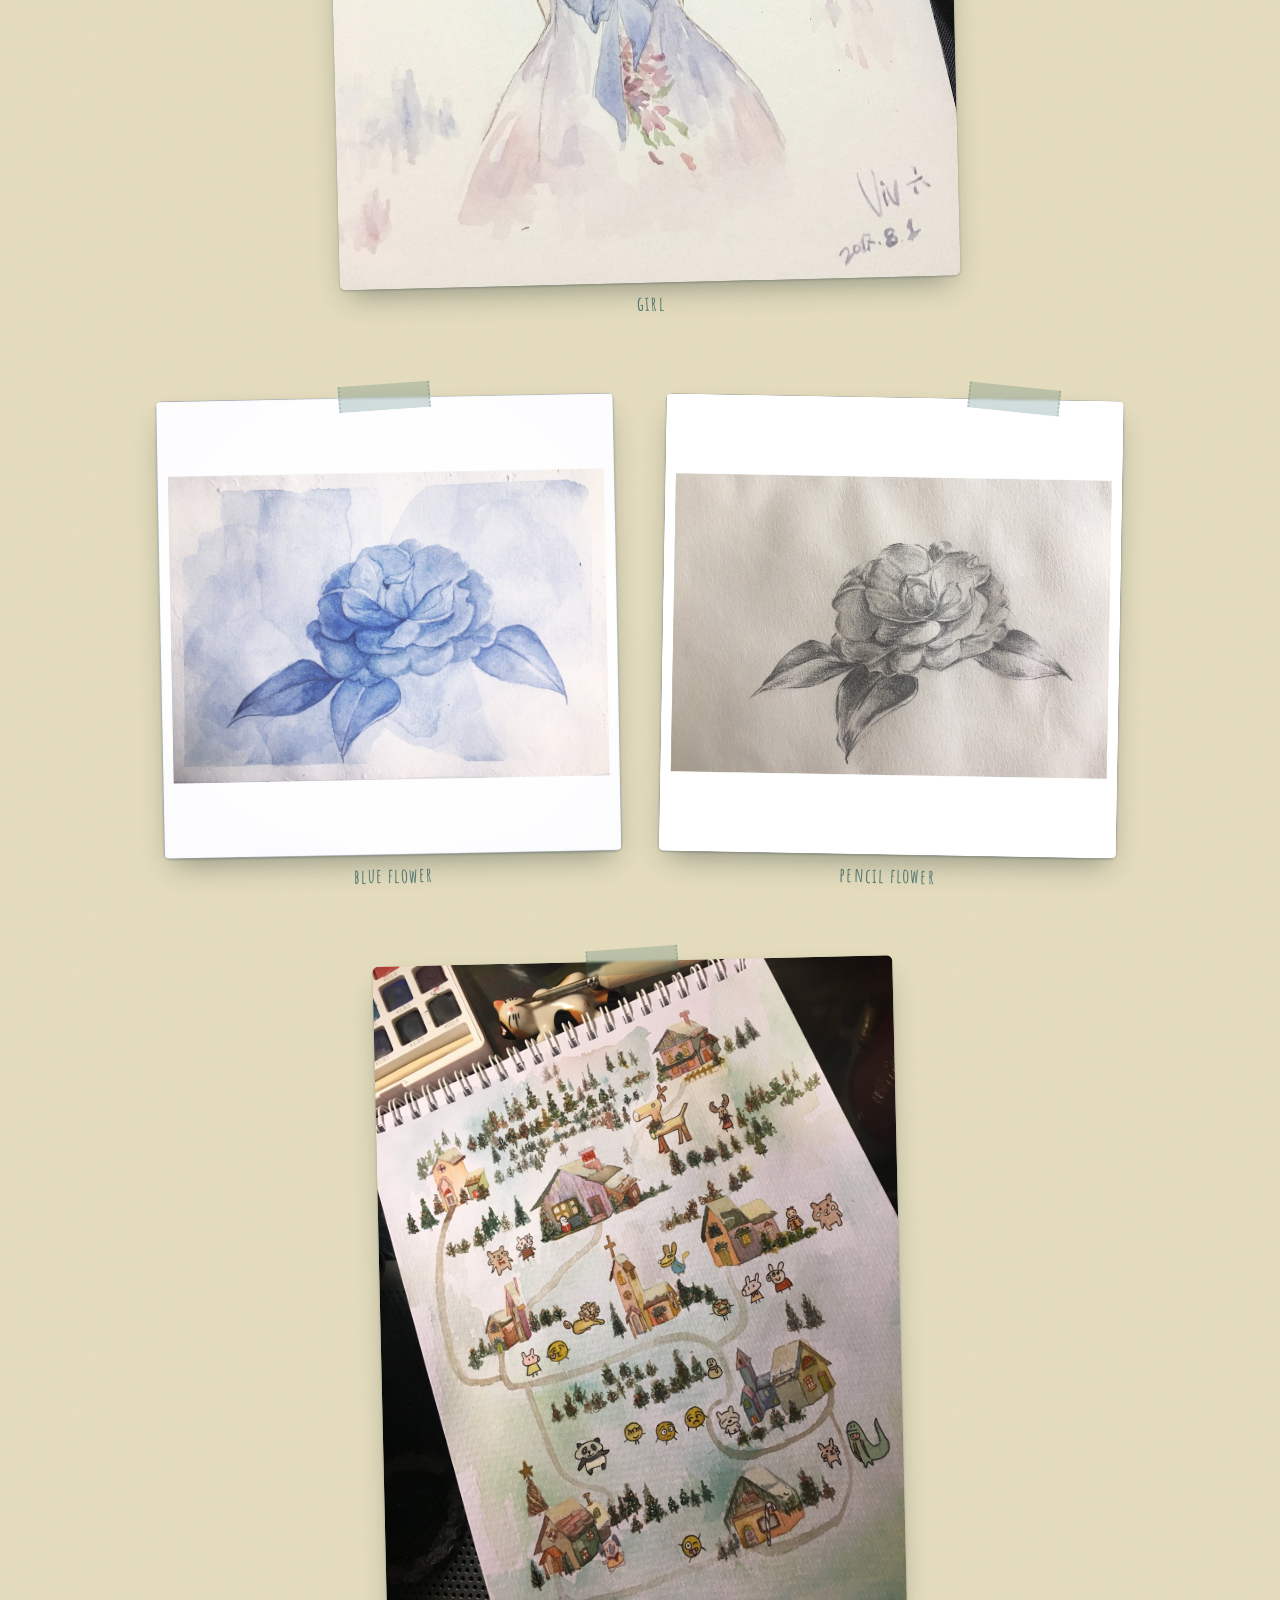
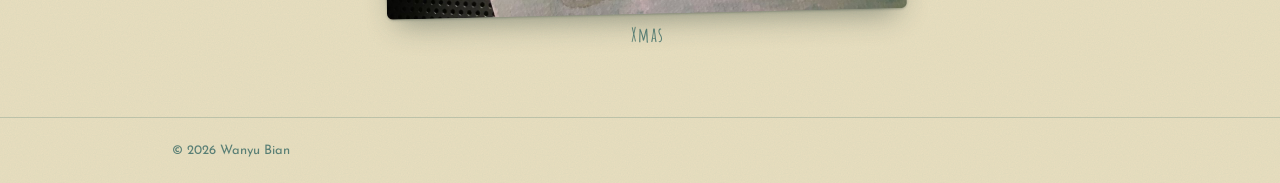
<file: features.html>
<!DOCTYPE html>
<html lang="en">
<head>
  <meta charset="UTF-8" />
  <meta name="viewport" content="width=device-width, initial-scale=1.0" />
  <title>👾 Wanyu Bian 卞婉瑜 | Features</title>
  <link rel="preconnect" href="https://fonts.googleapis.com">
  <link rel="preconnect" href="https://fonts.gstatic.com" crossorigin>
  <link href="https://fonts.googleapis.com/css2?family=Inter:wght@400;500;600;700&family=Amatic+SC:wght@400;700&family=Josefin+Sans:ital,wght@0,300;0,400;0,600;1,300;1,400&family=Ma+Shan+Zheng&display=swap" rel="stylesheet">
  <link rel="stylesheet" href="styles.css">
  <link rel="stylesheet" href="gallery.css">
</head>
<body class="gallery-page">
<nav class="navbar">
    <div class="container inner">
      <a class="brand" href="index.html" aria-label="Home">
        <span class="brand-dot"></span>
        <span>Wanyu Bian</span>
      </a>
      <ul class="navlinks">
        <li><a href="index.html" class="">Home</a></li><li><a href="publications.html" class="">Publications & Patents</a></li><li><a href="experience.html" class="">Experience</a></li><li><a href="talks.html" class="">Invited Talks</a></li><li><a href="features.html" class="active">Features</a></li>
      </ul>
    </div>
  </nav>
<main>
<div class="g-wrap">

  <header class="g-hero">
    <h1>GALLERY</h1>
    <p class="g-tagline">I hope my future self still admires who I am today.</p>
    <h2 class="g-epigraph">Once you’re powerful enough to set the standard, the rules bend in your favor.</h2>
    <svg class="g-squiggle" viewBox="0 0 190 18" fill="none" stroke="currentColor" stroke-width="2.2" stroke-linecap="round" aria-hidden="true"><path d="M3 10 C 14 2, 22 2, 33 10 S 52 18, 63 10 S 82 2, 93 10 S 112 18, 123 10 S 142 2, 153 10 S 172 18, 187 8"/></svg>
  </header>

  <section class="chapter chapter-deer reveal">
    <figure class="print tilt-l" data-full="assets/gallery/deer-in-the-forest.jpg"><img src="assets/gallery/deer-in-the-forest.jpg" alt="Watercolor of a spotted deer standing by a stream in a sunlit forest framed by flowering branches" loading="lazy" decoding="async"><figcaption>林深时见鹿</figcaption></figure>
    <div class="story">
      <blockquote>
        <p>There was a time when everything felt dark and endless</p>
        <p>— like walking alone through a forest with no path ahead.</p>
        <p>But one day, light finally broke through the trees.</p>
        <p><em>This drawing</em> is about that moment</p>
        <p>— when after countless rejections, doubts, and sleepless nights,</p>
        <p>something finally clicked, and hope quietly returned.</p>
        <p>The deer isn’t just a symbol of luck, but of gentleness and courage</p>
        <p>— a reminder that even when the road feels lost,</p>
        <p>the forest will always open up to light if you keep moving forward.</p>
      </blockquote>
    </div>
  </section>

  <section class="reveal">
    <div class="autumn-row">
      <figure class="print tilt-l" style="--ar:0.6925" data-full="assets/gallery/autumn-painting.jpg"><img src="assets/gallery/autumn-painting.jpg" alt="Painting of autumn tree branches in yellow and green against blue sky, on a sketchbook page" loading="lazy" decoding="async"><figcaption>autumn</figcaption></figure>
      <figure class="print tilt-r tape-r" style="--ar:0.5625" data-full="assets/gallery/autumn-photo.jpg"><img src="assets/gallery/autumn-photo.jpg" alt="Photograph looking up through yellow autumn leaves at a blue sky" loading="lazy" decoding="async"></figure>
      <div class="story autumn-story">
        <h2>With a complicated state of mind, the painting emerged chaotic and without a defined theme</h2>
        <blockquote>
          <p>Life is nothing more than a process built on countless trials and errors.</p>
          <p>How would I ever know what’s right or wrong if I never tried?</p>
          <p>From now on, I’ll simply make sure not to repeat the same mistakes.</p>
          <p>I’ll take this feeling and turn it into a love letter to myself —</p>
          <p>because no matter how things end, every outcome is still a gift to me.</p>
          <p>So here’s to wishing myself well. 💌</p>
        </blockquote>
      </div>
    </div>
    <div class="feature-row">
      <figure class="print feature tilt-r" data-full="assets/gallery/castle.jpg"><img src="assets/gallery/castle.jpg" alt="Watercolor of a pastel fairy-tale castle with mushroom towers, a clock tower, a little prince standing on a roof and a winding path of golden flowers" loading="lazy" decoding="async"><figcaption>castle</figcaption></figure>
    </div>
  </section>

  <svg class="g-squiggle" viewBox="0 0 190 18" fill="none" stroke="currentColor" stroke-width="2.2" stroke-linecap="round" aria-hidden="true"><path d="M3 10 C 14 2, 22 2, 33 10 S 52 18, 63 10 S 82 2, 93 10 S 112 18, 123 10 S 142 2, 153 10 S 172 18, 187 8"/></svg>

  <section class="pair-big reveal" aria-label="Room and plants">
    <div class="pair">
      <figure class="print tilt-l" style="--ar:1.3333" data-full="assets/gallery/room.jpg"><img src="assets/gallery/room.jpg" alt="Watercolor of a cozy room with an orange armchair, a sideboard and many green plants" loading="lazy" decoding="async"><figcaption>room</figcaption></figure>
      <figure class="print tilt-r tape-r" style="--ar:1.3333" data-full="assets/gallery/plants.jpg"><img src="assets/gallery/plants.jpg" alt="Watercolor of five potted cacti in a row" loading="lazy" decoding="async"><figcaption>plants</figcaption></figure>
    </div>
  </section>

  <section class="xl-row reveal" aria-label="Two pigs">
    <figure class="print feature xl tilt-l" style="--ar:1" data-full="assets/gallery/two-pigs.jpg"><img src="assets/gallery/two-pigs.jpg" alt="Watercolor of two small pigs sitting at the foot of a dark tree among orange autumn leaves" loading="lazy" decoding="async"><figcaption>two pigs</figcaption></figure>
  </section>

  <section class="xl-row with-story reveal" aria-label="Tree sitter">
    <figure class="print feature xl tilt-r" style="--ar:0.948" data-full="assets/gallery/tree-sitter.jpg"><img src="assets/gallery/tree-sitter.jpg" alt="Watercolor of a figure sitting on a big tree branch looking over green hills" loading="lazy" decoding="async"><figcaption>flipped</figcaption></figure>
    <div class="story tree-story">
      <h2>The higher I got, the more amazed I was by the view.</h2>
      <blockquote>
        <p>A painting is more than the sum of its parts. A cow by itself is just a cow. A meadow by itself is just grass, flowers. And the sun peeking through the trees is just a beam of light. But you put them all together and it can be magic.</p>
        <p>Some of us get dipped in flat, some in satin, some in gloss....” He turned to me. “But every once in a while, you find someone who’s iridescent, and when you do, nothing will ever compare.</p>
      </blockquote>
      <figure class="print story-photo no-tape" data-full="assets/gallery/flipped-photo.jpg"><img src="assets/gallery/flipped-photo.jpg" alt="The movie poster for Flipped: a boy and a girl sitting side by side on a big tree branch at sunset" loading="lazy" decoding="async"></figure>
    </div>
  </section>

  <section class="xl-row with-story story-left reveal" aria-label="Pont Neuf by the Seine River">
    <div class="story river-story">
      <h2>Pont Neuf by the Seine River</h2>
      <p class="body">This sketch is a detailed and evocative representation of the Pont Neuf by the Seine River in Paris. Created during my high school years as a celebration of turning 18, this piece captures the timeless elegance and serene atmosphere of one of Paris’ most iconic landmarks. The intricate details of the bridge’s arches, the surrounding historic buildings, and the tranquil boats docked along the riverbank reflect the tranquil beauty of late autumn or winter. The bare trees and the softly shaded water add to the overall sense of calm and nostalgia, making this sketch a cherished memory of a significant milestone in my life.</p>
    </div>
    <figure class="print feature xl tilt-r" style="--ar:0.7194" data-full="assets/gallery/pont-neuf.jpg"><img src="assets/gallery/pont-neuf.jpg" alt="Pencil sketch of the Pont Neuf bridge with its arches, historic buildings and boats on the Seine" loading="lazy" decoding="async"><figcaption>river</figcaption></figure>
  </section>

  <section class="xl-row reveal" aria-label="Sketch">
    <figure class="print feature xl tilt-r" style="--ar:0.75" data-full="assets/gallery/sketch.jpg"><img src="assets/gallery/sketch.jpg" alt="Pencil sketch of a person resting in bed, arms folded over the chest" loading="lazy" decoding="async"><figcaption>sketch</figcaption></figure>
  </section>

  <section class="pair-big reveal" aria-label="Yellowstone">
    <div class="pair">
      <figure class="print tilt-l" style="--ar:1" data-full="assets/gallery/yellowstone-painting.jpg"><img src="assets/gallery/yellowstone-painting.jpg" alt="Watercolor of golden grassland with elk and green hills under a blue sky" loading="lazy" decoding="async"><figcaption>Yellow Stone</figcaption></figure>
      <figure class="print tilt-r tape-r" style="--ar:1" data-full="assets/gallery/yellowstone-photo.jpg"><img src="assets/gallery/yellowstone-photo.jpg" alt="Photograph of two elk in a golden valley with hills and clouds" loading="lazy" decoding="async"></figure>
    </div>
  </section>

  <section class="pair-big reveal" aria-label="Great Teton">
    <div class="pair">
      <figure class="print tilt-l" style="--ar:1" data-full="assets/gallery/great-teton-painting.jpg"><img src="assets/gallery/great-teton-painting.jpg" alt="Oil pastel drawing of a pink and orange sunset over snowy mountains and a lake" loading="lazy" decoding="async"><figcaption>Great Teton</figcaption></figure>
      <figure class="print tilt-r tape-r" style="--ar:1" data-full="assets/gallery/great-teton-photo.jpg"><img src="assets/gallery/great-teton-photo.jpg" alt="Photograph of a sunset sky over the Teton mountains reflected in a lake" loading="lazy" decoding="async"></figure>
    </div>
  </section>

  <section class="xl-row reveal" aria-label="Girl">
    <figure class="print feature xl tilt-l" style="--ar:0.75" data-full="assets/gallery/girl.jpg"><img src="assets/gallery/girl.jpg" alt="Watercolor of a girl in a pale blue dress with a long braid, seen from behind, among falling petals" loading="lazy" decoding="async"><figcaption>girl</figcaption></figure>
  </section>

  <section class="reveal" aria-label="Flowers, in watercolor and in pencil">
    <div class="pair">
      <figure class="print tilt-l" style="--ar:1" data-full="assets/gallery/blue-flower.jpg"><img src="assets/gallery/blue-flower.jpg" alt="Blue watercolor of a camellia flower" loading="lazy" decoding="async"><figcaption>blue flower</figcaption></figure>
      <figure class="print tilt-r tape-r" style="--ar:1" data-full="assets/gallery/pencil-flower.jpg"><img src="assets/gallery/pencil-flower.jpg" alt="Graphite drawing of the same camellia flower" loading="lazy" decoding="async"><figcaption>pencil flower</figcaption></figure>
    </div>
  </section>

  <section class="wall solo reveal" aria-label="Watercolors">
    <figure class="print" data-full="assets/gallery/xmas-village.jpg"><img src="assets/gallery/xmas-village.jpg" alt="Watercolor map of a tiny Christmas village with houses, trees and animals along a winding road" loading="lazy" decoding="async"><figcaption>Xmas</figcaption></figure>
  </section>

</div>
</main>

<dialog class="lightbox" id="lightbox" aria-label="Enlarged picture">
  <button type="button" aria-label="Close">×</button>
  <img alt="">
</dialog>

<footer class="footer">
  <div class="container">© 2026 Wanyu Bian</div>
</footer>

<script>
(function () {
  // pictures open larger in a lightbox
  var box = document.getElementById('lightbox'), big = box.querySelector('img');
  document.querySelectorAll('.print').forEach(function (p) {
    p.addEventListener('click', function () {
      var im = p.querySelector('img'); big.src = p.dataset.full || im.src; big.alt = im.alt; box.showModal();
    });
  });
  box.addEventListener('click', function () { box.close(); });
  // sections fade in as they come into view
  var els = document.querySelectorAll('.reveal');
  if (!('IntersectionObserver' in window)) { els.forEach(function (e) { e.classList.add('in'); }); return; }
  var io = new IntersectionObserver(function (items) {
    items.forEach(function (i) { if (i.isIntersecting) { i.target.classList.add('in'); io.unobserve(i.target); } });
  }, { threshold: 0.08 });
  els.forEach(function (e) { io.observe(e); });
})();
</script>
</body>
</html>
</file>
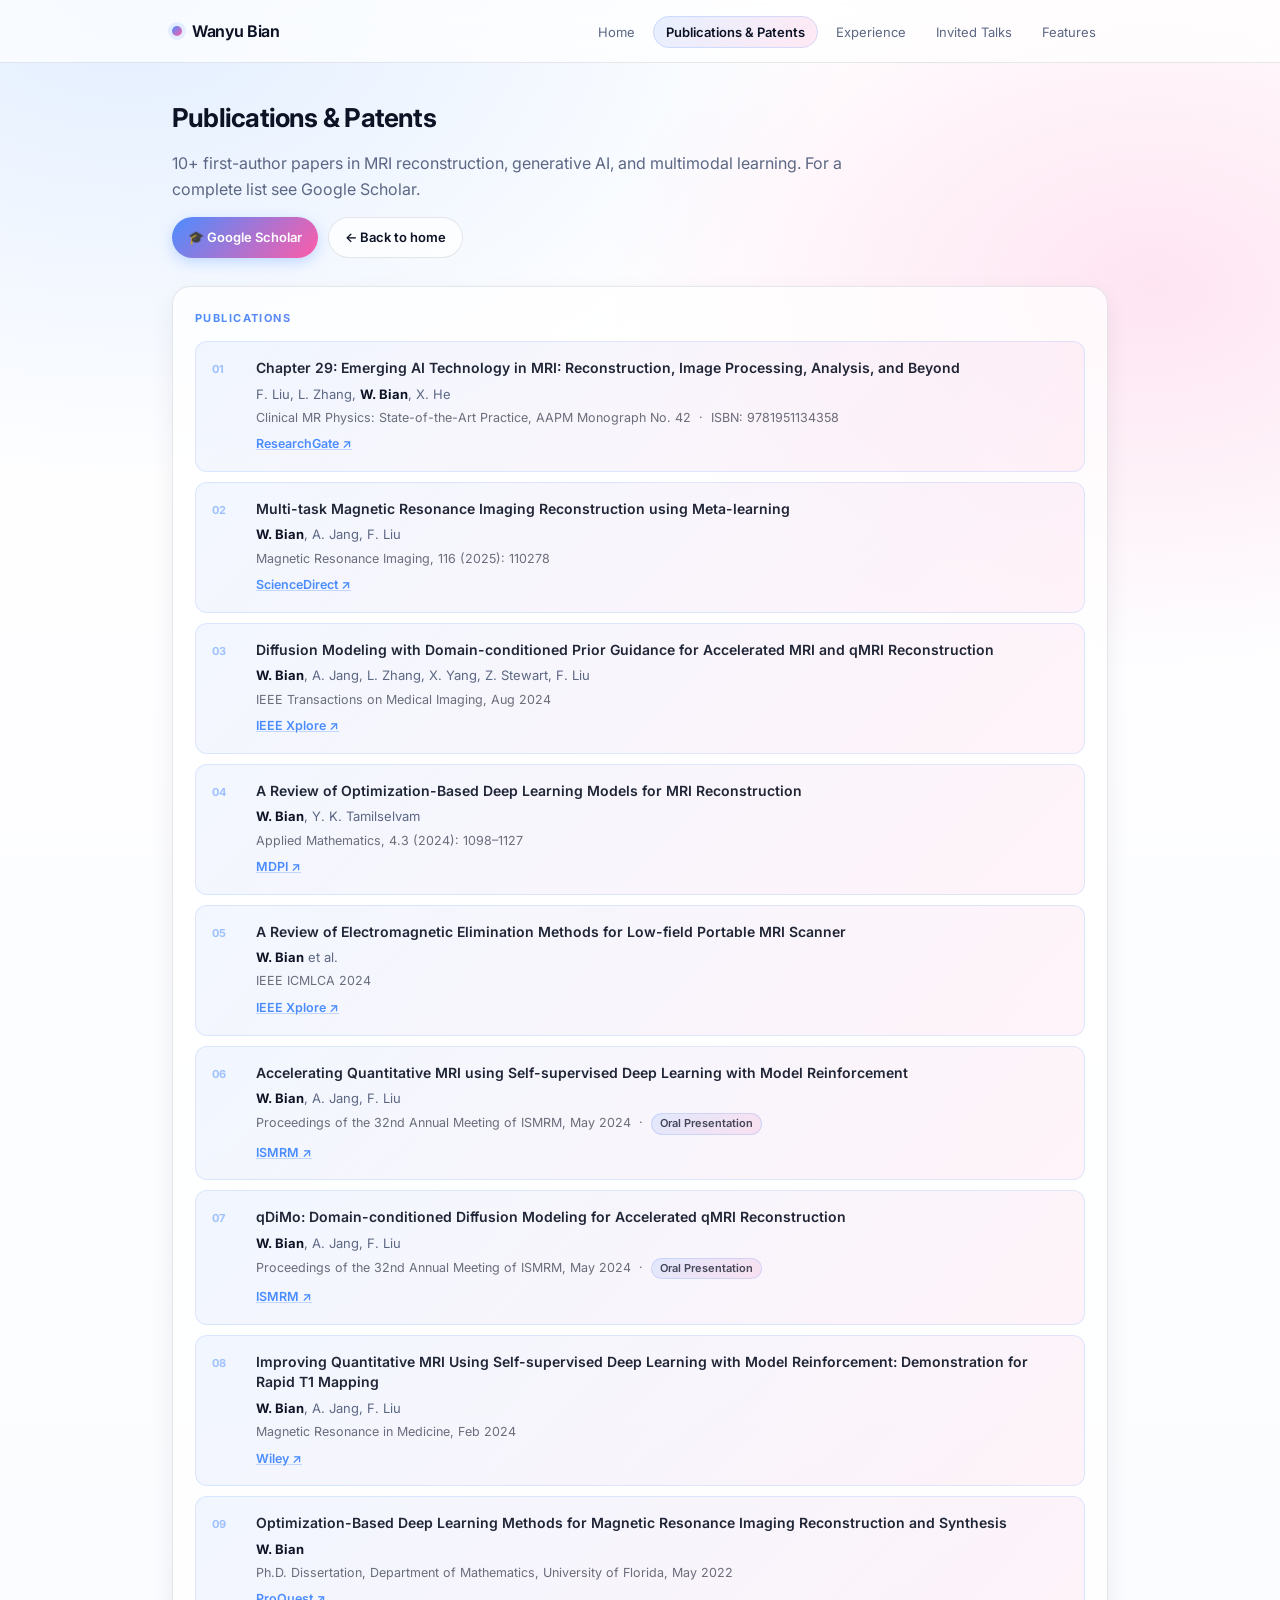
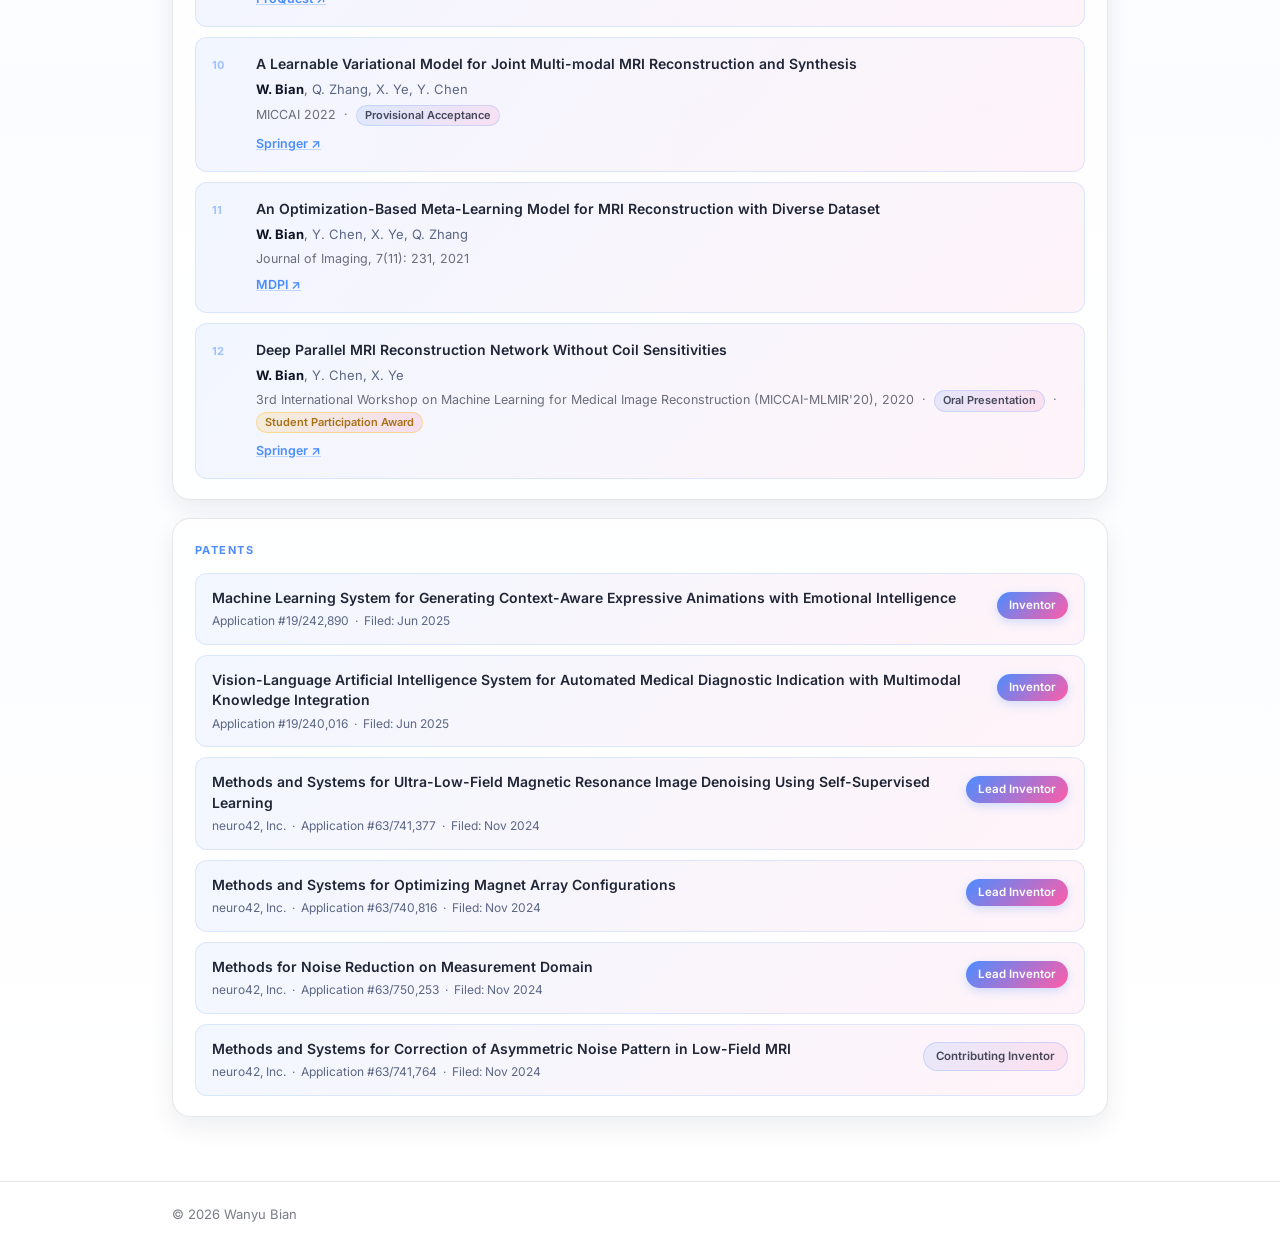
<file: publications.html>
<!DOCTYPE html>
<html lang="en">
<head>
  <meta charset="UTF-8" />
  <meta name="viewport" content="width=device-width, initial-scale=1.0" />
  <title>👾 Wanyu Bian 卞婉瑜 | Publications & Patents</title>
  <link rel="preconnect" href="https://fonts.googleapis.com">
  <link rel="preconnect" href="https://fonts.gstatic.com" crossorigin>
  <link href="https://fonts.googleapis.com/css2?family=Inter:wght@400;500;600;700&display=swap" rel="stylesheet">
  <link rel="stylesheet" href="styles.css">
</head>
<body>
<nav class="navbar">
  <div class="container inner">
    <a class="brand" href="index.html" aria-label="Home">
      <span class="brand-dot"></span>
      <span>Wanyu Bian</span>
    </a>
    <ul class="navlinks">
      <li><a href="index.html">Home</a></li>
      <li><a href="publications.html" class="active">Publications & Patents</a></li>
      <li><a href="experience.html">Experience</a></li>
      <li><a href="talks.html">Invited Talks</a></li>
      <li><a href="features.html">Features</a></li>
    </ul>
  </div>
</nav>

<main class="container">
  <section class="page-head">
    <h1>Publications &amp; Patents</h1>
    <p>10+ first-author papers in MRI reconstruction, generative AI, and multimodal learning. For a complete list see Google Scholar.</p>
    <div class="cta" style="margin-top:14px;">
      <a class="btn primary" href="https://scholar.google.com/citations?user=zHkpGhYAAAAJ&hl=en" target="_blank" rel="noopener">🎓 Google Scholar</a>
      <a class="btn" href="index.html">← Back to home</a>
    </div>
  </section>

  <div class="grid single">

    <section class="card">
      <h2>Publications</h2>

      <!-- 1 -->
      <div class="pub-item">
        <div class="pub-number">01</div>
        <div class="pub-body">
          <div class="pub-title">Chapter 29: Emerging AI Technology in MRI: Reconstruction, Image Processing, Analysis, and Beyond</div>
          <div class="pub-authors">F. Liu, L. Zhang, <strong>W. Bian</strong>, X. He</div>
          <div class="pub-venue">Clinical MR Physics: State-of-the-Art Practice, AAPM Monograph No. 42 &nbsp;·&nbsp; ISBN: 9781951134358</div>
          <div class="pub-links">
            <a href="https://www.researchgate.net/publication/395453435_Chapter_29_Emerging_AI_Technology_in_MRI_Reconstruction_Image_Processing_Analysis_and_Beyond#fullTextFileContent" target="_blank" rel="noopener">ResearchGate ↗</a>
          </div>
        </div>
      </div>

      <!-- 2 -->
      <div class="pub-item">
        <div class="pub-number">02</div>
        <div class="pub-body">
          <div class="pub-title">Multi-task Magnetic Resonance Imaging Reconstruction using Meta-learning</div>
          <div class="pub-authors"><strong>W. Bian</strong>, A. Jang, F. Liu</div>
          <div class="pub-venue">Magnetic Resonance Imaging, 116 (2025): 110278</div>
          <div class="pub-links">
            <a href="https://www.sciencedirect.com/science/article/abs/pii/S0730725X24002595?via%3Dihub" target="_blank" rel="noopener">ScienceDirect ↗</a>
          </div>
        </div>
      </div>

      <!-- 3 -->
      <div class="pub-item">
        <div class="pub-number">03</div>
        <div class="pub-body">
          <div class="pub-title">Diffusion Modeling with Domain-conditioned Prior Guidance for Accelerated MRI and qMRI Reconstruction</div>
          <div class="pub-authors"><strong>W. Bian</strong>, A. Jang, L. Zhang, X. Yang, Z. Stewart, F. Liu</div>
          <div class="pub-venue">IEEE Transactions on Medical Imaging, Aug 2024</div>
          <div class="pub-links">
            <a href="https://ieeexplore.ieee.org/abstract/document/10630645" target="_blank" rel="noopener">IEEE Xplore ↗</a>
          </div>
        </div>
      </div>

      <!-- 4 -->
      <div class="pub-item">
        <div class="pub-number">04</div>
        <div class="pub-body">
          <div class="pub-title">A Review of Optimization-Based Deep Learning Models for MRI Reconstruction</div>
          <div class="pub-authors"><strong>W. Bian</strong>, Y. K. Tamilselvam</div>
          <div class="pub-venue">Applied Mathematics, 4.3 (2024): 1098–1127</div>
          <div class="pub-links">
            <a href="https://www.mdpi.com/2673-9909/4/3/59" target="_blank" rel="noopener">MDPI ↗</a>
          </div>
        </div>
      </div>

      <!-- 5 -->
      <div class="pub-item">
        <div class="pub-number">05</div>
        <div class="pub-body">
          <div class="pub-title">A Review of Electromagnetic Elimination Methods for Low-field Portable MRI Scanner</div>
          <div class="pub-authors"><strong>W. Bian</strong> et al.</div>
          <div class="pub-venue">IEEE ICMLCA 2024</div>
          <div class="pub-links">
            <a href="https://ieeexplore.ieee.org/document/10753737" target="_blank" rel="noopener">IEEE Xplore ↗</a>
          </div>
        </div>
      </div>

      <!-- 6 -->
      <div class="pub-item">
        <div class="pub-number">06</div>
        <div class="pub-body">
          <div class="pub-title">Accelerating Quantitative MRI using Self-supervised Deep Learning with Model Reinforcement</div>
          <div class="pub-authors"><strong>W. Bian</strong>, A. Jang, F. Liu</div>
          <div class="pub-venue">Proceedings of the 32nd Annual Meeting of ISMRM, May 2024 &nbsp;·&nbsp; <span class="pub-badge">Oral Presentation</span></div>
          <div class="pub-links">
            <a href="https://submissions.mirasmart.com/ISMRM2024/Itinerary/PresentationDetail.aspx?evdid=2269" target="_blank" rel="noopener">ISMRM ↗</a>
          </div>
        </div>
      </div>

      <!-- 7 -->
      <div class="pub-item">
        <div class="pub-number">07</div>
        <div class="pub-body">
          <div class="pub-title">qDiMo: Domain-conditioned Diffusion Modeling for Accelerated qMRI Reconstruction</div>
          <div class="pub-authors"><strong>W. Bian</strong>, A. Jang, F. Liu</div>
          <div class="pub-venue">Proceedings of the 32nd Annual Meeting of ISMRM, May 2024 &nbsp;·&nbsp; <span class="pub-badge">Oral Presentation</span></div>
          <div class="pub-links">
            <a href="https://submissions.mirasmart.com/ISMRM2024/Itinerary/PresentationDetail.aspx?evdid=395" target="_blank" rel="noopener">ISMRM ↗</a>
          </div>
        </div>
      </div>

      <!-- 8 -->
      <div class="pub-item">
        <div class="pub-number">08</div>
        <div class="pub-body">
          <div class="pub-title">Improving Quantitative MRI Using Self-supervised Deep Learning with Model Reinforcement: Demonstration for Rapid T1 Mapping</div>
          <div class="pub-authors"><strong>W. Bian</strong>, A. Jang, F. Liu</div>
          <div class="pub-venue">Magnetic Resonance in Medicine, Feb 2024</div>
          <div class="pub-links">
            <a href="https://onlinelibrary.wiley.com/doi/full/10.1002/mrm.30045" target="_blank" rel="noopener">Wiley ↗</a>
          </div>
        </div>
      </div>

      <!-- 9 -->
      <div class="pub-item">
        <div class="pub-number">09</div>
        <div class="pub-body">
          <div class="pub-title">Optimization-Based Deep Learning Methods for Magnetic Resonance Imaging Reconstruction and Synthesis</div>
          <div class="pub-authors"><strong>W. Bian</strong></div>
          <div class="pub-venue">Ph.D. Dissertation, Department of Mathematics, University of Florida, May 2022</div>
          <div class="pub-links">
            <a href="https://www.proquest.com/docview/2718712045?pq-origsite=gscholar&fromopenview=true&sourcetype=Dissertations%20&%20Theses" target="_blank" rel="noopener">ProQuest ↗</a>
          </div>
        </div>
      </div>

      <!-- 10 -->
      <div class="pub-item">
        <div class="pub-number">10</div>
        <div class="pub-body">
          <div class="pub-title">A Learnable Variational Model for Joint Multi-modal MRI Reconstruction and Synthesis</div>
          <div class="pub-authors"><strong>W. Bian</strong>, Q. Zhang, X. Ye, Y. Chen</div>
          <div class="pub-venue">MICCAI 2022 &nbsp;·&nbsp; <span class="pub-badge">Provisional Acceptance</span></div>
          <div class="pub-links">
            <a href="https://link.springer.com/chapter/10.1007/978-3-031-16446-0_34" target="_blank" rel="noopener">Springer ↗</a>
          </div>
        </div>
      </div>

      <!-- 11 -->
      <div class="pub-item">
        <div class="pub-number">11</div>
        <div class="pub-body">
          <div class="pub-title">An Optimization-Based Meta-Learning Model for MRI Reconstruction with Diverse Dataset</div>
          <div class="pub-authors"><strong>W. Bian</strong>, Y. Chen, X. Ye, Q. Zhang</div>
          <div class="pub-venue">Journal of Imaging, 7(11): 231, 2021</div>
          <div class="pub-links">
            <a href="https://www.mdpi.com/2313-433X/7/11/231" target="_blank" rel="noopener">MDPI ↗</a>
          </div>
        </div>
      </div>

      <!-- 12 -->
      <div class="pub-item">
        <div class="pub-number">12</div>
        <div class="pub-body">
          <div class="pub-title">Deep Parallel MRI Reconstruction Network Without Coil Sensitivities</div>
          <div class="pub-authors"><strong>W. Bian</strong>, Y. Chen, X. Ye</div>
          <div class="pub-venue">3rd International Workshop on Machine Learning for Medical Image Reconstruction (MICCAI-MLMIR'20), 2020 &nbsp;·&nbsp; <span class="pub-badge">Oral Presentation</span> &nbsp;·&nbsp; <span class="pub-badge award">Student Participation Award</span></div>
          <div class="pub-links">
            <a href="https://link.springer.com/chapter/10.1007/978-3-030-61598-7_2" target="_blank" rel="noopener">Springer ↗</a>
          </div>
        </div>
      </div>

    </section>

    <!-- ── Patents ───────────────────────────────────────── -->
    <section class="card">
      <h2>Patents</h2>

      <div class="patent-item">
        <div class="patent-left">
          <div class="patent-title">Machine Learning System for Generating Context-Aware Expressive Animations with Emotional Intelligence</div>
          <div class="patent-meta">Application #19/242,890 &nbsp;·&nbsp; Filed: Jun 2025</div>
        </div>
        <div class="patent-right">
          <span class="patent-role lead">Inventor</span>
        </div>
      </div>

      <div class="patent-item">
        <div class="patent-left">
          <div class="patent-title">Vision-Language Artificial Intelligence System for Automated Medical Diagnostic Indication with Multimodal Knowledge Integration</div>
          <div class="patent-meta">Application #19/240,016 &nbsp;·&nbsp; Filed: Jun 2025</div>
        </div>
        <div class="patent-right">
          <span class="patent-role lead">Inventor</span>
        </div>
      </div>

      <div class="patent-item">
        <div class="patent-left">
          <div class="patent-title">Methods and Systems for Ultra-Low-Field Magnetic Resonance Image Denoising Using Self-Supervised Learning</div>
          <div class="patent-meta">neuro42, Inc. &nbsp;·&nbsp; Application #63/741,377 &nbsp;·&nbsp; Filed: Nov 2024</div>
        </div>
        <div class="patent-right">
          <span class="patent-role lead">Lead Inventor</span>
        </div>
      </div>

      <div class="patent-item">
        <div class="patent-left">
          <div class="patent-title">Methods and Systems for Optimizing Magnet Array Configurations</div>
          <div class="patent-meta">neuro42, Inc. &nbsp;·&nbsp; Application #63/740,816 &nbsp;·&nbsp; Filed: Nov 2024</div>
        </div>
        <div class="patent-right">
          <span class="patent-role lead">Lead Inventor</span>
        </div>
      </div>

      <div class="patent-item">
        <div class="patent-left">
          <div class="patent-title">Methods for Noise Reduction on Measurement Domain</div>
          <div class="patent-meta">neuro42, Inc. &nbsp;·&nbsp; Application #63/750,253 &nbsp;·&nbsp; Filed: Nov 2024</div>
        </div>
        <div class="patent-right">
          <span class="patent-role lead">Lead Inventor</span>
        </div>
      </div>

      <div class="patent-item">
        <div class="patent-left">
          <div class="patent-title">Methods and Systems for Correction of Asymmetric Noise Pattern in Low-Field MRI</div>
          <div class="patent-meta">neuro42, Inc. &nbsp;·&nbsp; Application #63/741,764 &nbsp;·&nbsp; Filed: Nov 2024</div>
        </div>
        <div class="patent-right">
          <span class="patent-role contrib">Contributing Inventor</span>
        </div>
      </div>

    </section>

  </div>
</main>

<footer class="footer">
  <div class="container">© 2026 Wanyu Bian</div>
</footer>
</body>
</html>
</file>
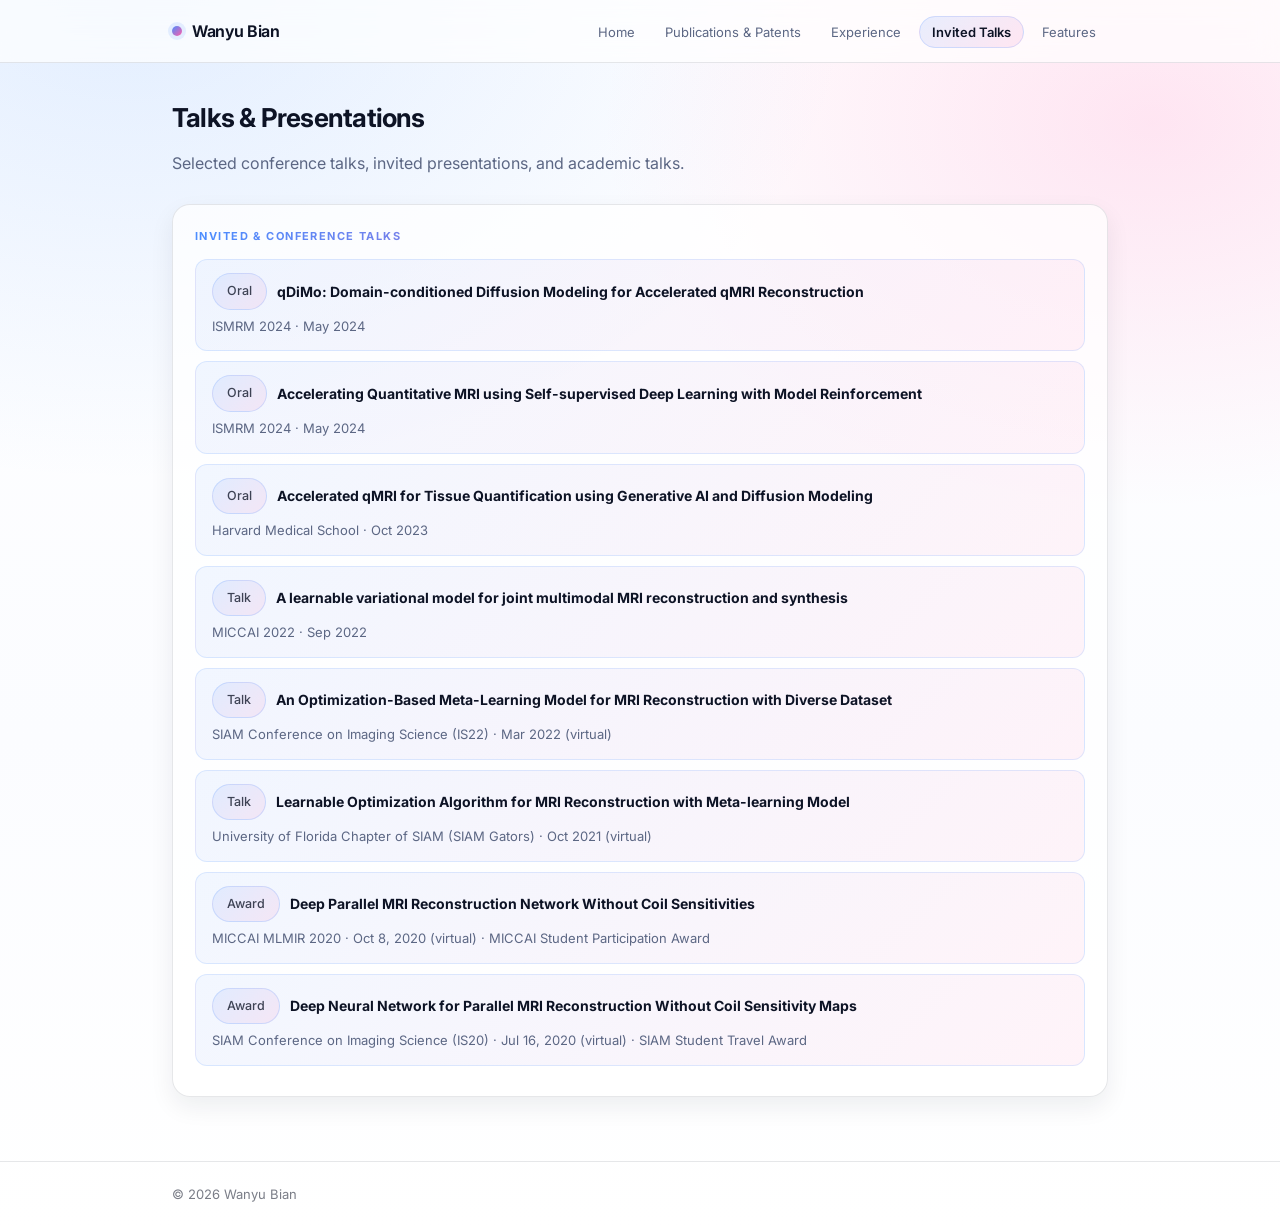
<file: talks.html>
<!DOCTYPE html>
<html lang="en">
<head>
  <meta charset="UTF-8" />
  <meta name="viewport" content="width=device-width, initial-scale=1.0" />
  <title>👾 Wanyu Bian 卞婉瑜 | Invited Talks</title>
  <link rel="preconnect" href="https://fonts.googleapis.com">
  <link rel="preconnect" href="https://fonts.gstatic.com" crossorigin>
  <link href="https://fonts.googleapis.com/css2?family=Inter:wght@400;500;600;700&display=swap" rel="stylesheet">
  <link rel="stylesheet" href="styles.css">
</head>
<body>
<nav class="navbar">
    <div class="container inner">
      <a class="brand" href="index.html" aria-label="Home">
        <span class="brand-dot"></span>
        <span>Wanyu Bian</span>
      </a>
      <ul class="navlinks">
        <li><a href="index.html" class="">Home</a></li><li><a href="publications.html" class="">Publications & Patents</a></li><li><a href="experience.html" class="">Experience</a></li><li><a href="talks.html" class="active">Invited Talks</a></li><li><a href="features.html" class="">Features</a></li>
      </ul>
    </div>
  </nav>
<main class="container">
  <section class="page-head">
    <h1>Talks &amp; Presentations</h1>
    <p>Selected conference talks, invited presentations, and academic talks.</p>
  </section>

  <div class="grid single">
    <section class="card">
      <h2>Invited &amp; Conference Talks</h2>

      <div class="talk">
        <div class="talk-top">
          <span class="badge">Oral</span>
          <div class="talk-title"><strong>qDiMo: Domain-conditioned Diffusion Modeling for Accelerated qMRI Reconstruction</strong></div>
        </div>
        <div class="talk-meta">ISMRM 2024 · May 2024</div>
      </div>

      <div class="talk">
        <div class="talk-top">
          <span class="badge">Oral</span>
          <div class="talk-title"><strong>Accelerating Quantitative MRI using Self-supervised Deep Learning with Model Reinforcement</strong></div>
        </div>
        <div class="talk-meta">ISMRM 2024 · May 2024</div>
      </div>

      <div class="talk">
        <div class="talk-top">
          <span class="badge">Oral</span>
          <div class="talk-title"><strong>Accelerated qMRI for Tissue Quantification using Generative AI and Diffusion Modeling</strong></div>
        </div>
        <div class="talk-meta">Harvard Medical School · Oct 2023</div>
      </div>

      <div class="talk">
        <div class="talk-top">
          <span class="badge">Talk</span>
          <div class="talk-title"><strong>A learnable variational model for joint multimodal MRI reconstruction and synthesis</strong></div>
        </div>
        <div class="talk-meta">MICCAI 2022 · Sep 2022</div>
      </div>

      <div class="talk">
        <div class="talk-top">
          <span class="badge">Talk</span>
          <div class="talk-title"><strong>An Optimization-Based Meta-Learning Model for MRI Reconstruction with Diverse Dataset</strong></div>
        </div>
        <div class="talk-meta">SIAM Conference on Imaging Science (IS22) · Mar 2022 (virtual)</div>
      </div>

      <div class="talk">
        <div class="talk-top">
          <span class="badge">Talk</span>
          <div class="talk-title"><strong>Learnable Optimization Algorithm for MRI Reconstruction with Meta-learning Model</strong></div>
        </div>
        <div class="talk-meta">University of Florida Chapter of SIAM (SIAM Gators) · Oct 2021 (virtual)</div>
      </div>

      <div class="talk">
        <div class="talk-top">
          <span class="badge">Award</span>
          <div class="talk-title"><strong>Deep Parallel MRI Reconstruction Network Without Coil Sensitivities</strong></div>
        </div>
        <div class="talk-meta">MICCAI MLMIR 2020 · Oct 8, 2020 (virtual) · <span class="muted">MICCAI Student Participation Award</span></div>
      </div>

      <div class="talk">
        <div class="talk-top">
          <span class="badge">Award</span>
          <div class="talk-title"><strong>Deep Neural Network for Parallel MRI Reconstruction Without Coil Sensitivity Maps</strong></div>
        </div>
        <div class="talk-meta">SIAM Conference on Imaging Science (IS20) · Jul 16, 2020 (virtual) · <span class="muted">SIAM Student Travel Award</span></div>
      </div>

    </section>
  </div>
</main>
<footer class="footer">
  <div class="container">© 2026 Wanyu Bian</div>
</footer>
</body>
</html>
</file>
<file: styles.css>
/* ─────────────────────────────────────────────────────────────
   Wanyu Bian — Blue/Pink clean + elegant theme
   (Single shared stylesheet for all pages)
   ───────────────────────────────────────────────────────────── */

*, *::before, *::after { box-sizing: border-box; }
html { scroll-behavior: smooth; }

:root {
  --blue:        #4b8dff;
  --pink:        #ff5ca8;
  --ink:         #0d1325;
  --muted:       #5c6784;
  --border:      rgba(15,23,42,0.10);
  --card-bg:     rgba(255,255,255,0.72);
  --item-bg:     linear-gradient(135deg, rgba(75,141,255,0.07), rgba(255,92,168,0.07));
  --item-border: rgba(75,141,255,0.16);
  --shadow:      0 18px 50px rgba(15,23,42,0.10);
  --shadow-soft: 0 10px 24px rgba(15,23,42,0.07);
  --radius:      18px;
  --radius-lg:   26px;
  --radius-sm:   12px;
}

body {
  margin: 0;
  font-family: Inter, system-ui, -apple-system, Segoe UI, Roboto, Helvetica, Arial, sans-serif;
  color: var(--ink);
  background:
    radial-gradient(1200px 800px at 10% 0%,  rgba(98,161,255,0.18), transparent 60%),
    radial-gradient(1000px 700px at 90% 10%, rgba(255,112,182,0.18), transparent 55%),
    linear-gradient(180deg, #ffffff 0%, #fbfcff 60%, #ffffff 100%);
  line-height: 1.65;
}

a { color: inherit; text-decoration: none; }

.container {
  max-width: 980px;
  padding: 0 22px;
  margin: 0 auto;
}

/* ── Navbar ──────────────────────────────────────────────── */
.navbar {
  position: sticky;
  top: 0;
  z-index: 30;
  background: rgba(255,255,255,0.70);
  backdrop-filter: blur(14px);
  border-bottom: 1px solid var(--border);
}
.navbar .inner {
  height: 62px;
  display: flex;
  align-items: center;
  justify-content: space-between;
  gap: 16px;
}
.brand {
  display: flex;
  align-items: center;
  gap: 10px;
  font-weight: 650;
  letter-spacing: -0.02em;
}
.brand-dot {
  width: 10px; height: 10px;
  border-radius: 999px;
  background: linear-gradient(135deg, var(--blue), var(--pink));
  box-shadow: 0 0 0 4px rgba(75,141,255,0.12);
}
.navlinks {
  display: flex;
  gap: 6px;
  flex-wrap: wrap;
  list-style: none;
  padding: 0; margin: 0;
}
.navlinks a {
  font-size: 13px;
  color: var(--muted);
  padding: 7px 12px;
  border-radius: 999px;
  transition: background .15s, color .15s, transform .12s;
}
.navlinks a:hover {
  background: rgba(75,141,255,0.10);
  color: var(--ink);
  transform: translateY(-1px);
}
.navlinks a.active {
  color: var(--ink);
  font-weight: 600;
  background: linear-gradient(135deg, rgba(75,141,255,0.13), rgba(255,92,168,0.13));
  border: 1px solid rgba(75,141,255,0.20);
}

/* ── Hero ─────────────────────────────────────────────────── */
.hero { padding: 44px 0 28px; }
.hero-card {
  border-radius: var(--radius-lg);
  border: 1px solid var(--border);
  background: var(--card-bg);
  box-shadow: var(--shadow);
  overflow: hidden;
  position: relative;
}
.hero-card::before {
  content: "";
  position: absolute;
  inset: -2px;
  background: linear-gradient(135deg, rgba(75,141,255,0.55), rgba(255,92,168,0.55));
  filter: blur(26px);
  opacity: 0.22;
  z-index: 0;
}
.hero-inner {
  position: relative;
  z-index: 1;
  display: grid;
  grid-template-columns: 140px 1fr;
  gap: 22px;
  padding: 28px 28px;
  align-items: center;
}
.avatar {
  width: 128px; height: 128px;
  border-radius: 999px;
  object-fit: cover;
  border: 4px solid rgba(255,255,255,0.85);
  box-shadow: 0 16px 34px rgba(15,23,42,0.18);
}
.h-title {
  margin: 0;
  font-size: 30px;
  letter-spacing: -0.03em;
}
.cn-name {
  font-family: "Songti SC", "STSong", "Noto Serif SC", "PMingLiU", "SimSun", serif;
  font-weight: 500;
  letter-spacing: 0.05em;
  margin-left: 8px;
  font-size: 18px;
  color: rgba(13,19,37,0.62);
}
.subtitle {
  margin: 8px 0 0;
  color: var(--muted);
  font-size: 14px;
}
.meta-row {
  display: flex;
  flex-wrap: wrap;
  gap: 8px;
  margin-top: 14px;
  font-size: 13px;
}
.pill {
  display: inline-flex;
  align-items: center;
  gap: 7px;
  padding: 6px 12px;
  border-radius: 999px;
  border: 1px solid var(--border);
  background: rgba(255,255,255,0.65);
  color: rgba(13,19,37,0.72);
  transition: border-color .15s, background .15s;
}
.pill:hover { border-color: rgba(75,141,255,0.35); background: rgba(255,255,255,0.85); }
.pill .icon { width: 15px; height: 15px; fill: currentColor; opacity: 0.85; }
.cta {
  display: flex;
  flex-wrap: wrap;
  gap: 10px;
  margin-top: 14px;
}
.btn {
  display: inline-flex;
  align-items: center;
  justify-content: center;
  padding: 9px 16px;
  border-radius: 999px;
  border: 1px solid var(--border);
  background: rgba(255,255,255,0.70);
  font-size: 13px;
  font-weight: 600;
  color: var(--ink);
  transition: transform .12s, box-shadow .12s, background .12s;
}
.btn:hover { transform: translateY(-1px); box-shadow: var(--shadow-soft); }
.btn.primary {
  border: 0;
  color: #fff;
  background: linear-gradient(135deg, var(--blue), var(--pink));
  box-shadow: 0 4px 14px rgba(75,141,255,0.30);
}
.btn.primary:hover { box-shadow: 0 6px 20px rgba(75,141,255,0.40); }

/* ── Page header ─────────────────────────────────────────── */
.page-head { padding: 34px 0 10px; }
.page-head h1 { margin: 0; font-size: 26px; letter-spacing: -0.03em; }
.page-head p  { margin: 10px 0 0; color: var(--muted); max-width: 72ch; }

/* ── Content grid ─────────────────────────────────────────── */
.grid {
  display: grid;
  grid-template-columns: 1.55fr 0.85fr;
  gap: 18px;
  padding: 18px 0 64px;
}

/* ── Shared card shell ────────────────────────────────────── */
.card {
  border-radius: var(--radius);
  border: 1px solid var(--border);
  background: var(--card-bg);
  box-shadow: var(--shadow-soft);
  padding: 22px 22px 20px;
}

/* Section label — the small uppercase title every card uses */
.card h2 {
  margin: 0 0 14px;
  font-size: 11px;
  font-weight: 700;
  letter-spacing: 0.13em;
  text-transform: uppercase;
  background: linear-gradient(90deg, var(--blue), var(--pink));
  -webkit-background-clip: text;
  -webkit-text-fill-color: transparent;
  background-clip: text;
}

.card p { margin: 0 0 10px; color: rgba(13,19,37,0.80); font-size: 14px; }
.card p:last-child { margin-bottom: 0; }

/* Full-width cards */
.education-card,
.service-card {
  grid-column: 1 / -1;
}

/* ── Generic item tile (shared by edu, service, award, news) ─ */
.tile {
  padding: 13px 16px;
  border-radius: var(--radius-sm);
  border: 1px solid var(--item-border);
  background: var(--item-bg);
  transition: transform .15s, box-shadow .15s;
}
.tile:hover {
  transform: translateY(-2px);
  box-shadow: 0 8px 22px rgba(75,141,255,0.14);
}

/* ── Summary ──────────────────────────────────────────────── */
.expertise-tags {
  display: flex;
  flex-wrap: wrap;
  gap: 8px;
  margin-top: 14px;
}
.badge {
  display: inline-flex;
  align-items: center;
  padding: 7px 14px;
  border-radius: 999px;
  font-size: 12.5px;
  font-weight: 500;
  border: 1px solid rgba(75,141,255,0.20);
  background: linear-gradient(135deg, rgba(75,141,255,0.10), rgba(255,92,168,0.10));
  color: rgba(13,19,37,0.78);
  transition: transform .15s, box-shadow .15s;
  cursor: default;
}
.badge.primary {
  background: linear-gradient(135deg, var(--blue), var(--pink));
  color: #fff;
  font-weight: 600;
  border: 0;
  box-shadow: 0 4px 12px rgba(75,141,255,0.25);
}
.badge:hover { transform: translateY(-2px); box-shadow: 0 6px 16px rgba(75,141,255,0.22); }

/* ── Latest News ──────────────────────────────────────────── */
.news-list { display: flex; flex-direction: column; gap: 10px; }
.news-item {
  padding: 12px 14px;
  border-radius: var(--radius-sm);
  border: 1px solid var(--item-border);
  background: var(--item-bg);
  transition: transform .15s, box-shadow .15s;
}
.news-item:hover { transform: translateY(-2px); box-shadow: 0 8px 22px rgba(75,141,255,0.12); }
.news-item .kicker {
  font-size: 11px;
  font-weight: 700;
  letter-spacing: 0.08em;
  text-transform: uppercase;
  color: var(--blue);
  margin-bottom: 5px;
}
.news-item .desc {
  font-size: 13px;
  color: rgba(13,19,37,0.78);
  line-height: 1.55;
}
.news-item .desc a {
  color: var(--blue);
  text-decoration: underline;
  text-decoration-color: rgba(75,141,255,0.35);
}
.news-item .desc a:hover { text-decoration-color: var(--blue); }

/* ── Education ────────────────────────────────────────────── */
.edu {
  list-style: none;
  padding: 0; margin: 0;
  display: grid;
  grid-template-columns: repeat(auto-fill, minmax(260px, 1fr));
  gap: 10px;
}
.edu li {
  padding: 13px 16px;
  border-radius: var(--radius-sm);
  border: 1px solid var(--item-border);
  background: var(--item-bg);
  transition: transform .15s, box-shadow .15s;
}
.edu li:hover { transform: translateY(-2px); box-shadow: 0 8px 22px rgba(75,141,255,0.14); }
.edu li strong { color: rgba(13,19,37,0.90); font-size: 14px; }
.edu li em { color: var(--muted); font-size: 13px; }
.edu li .dates {
  display: block;
  margin-top: 6px;
  font-size: 11.5px;
  color: rgba(13,19,37,0.52);
  letter-spacing: 0.02em;
}

/* ── Professional Service ─────────────────────────────────── */
.service-roles {
  display: flex;
  flex-wrap: wrap;
  gap: 10px;
  margin-bottom: 18px;
}
.service-role-item {
  display: inline-flex;
  align-items: center;
  padding: 7px 14px;
  border-radius: 999px;
  border: 1px solid var(--item-border);
  background: var(--item-bg);
  font-size: 13px;
  font-weight: 600;
  color: rgba(13,19,37,0.82);
  transition: transform .15s, box-shadow .15s;
}
.service-role-item:hover { transform: translateY(-2px); box-shadow: 0 6px 16px rgba(75,141,255,0.14); }
.service-role-item strong { color: var(--blue); margin-left: 4px; }
.service-intro > p {
  font-size: 13px;
  color: var(--muted);
  margin-bottom: 14px;
  font-weight: 500;
  letter-spacing: 0.01em;
}
.service-list {
  display: grid;
  grid-template-columns: repeat(auto-fill, minmax(280px, 1fr));
  gap: 10px;
}
.service-item {
  padding: 13px 16px;
  border-radius: var(--radius-sm);
  border: 1px solid var(--item-border);
  background: var(--item-bg);
  transition: transform .15s, box-shadow .15s;
}
.service-item:hover { transform: translateY(-2px); box-shadow: 0 8px 22px rgba(75,141,255,0.14); }
.service-venue {
  font-size: 13px;
  font-weight: 600;
  color: rgba(13,19,37,0.90);
  margin-bottom: 5px;
  line-height: 1.35;
}
.service-meta {
  font-size: 12px;
  color: var(--muted);
  line-height: 1.45;
}

/* ── Leadership & Awards ──────────────────────────────────── */
.awards-grid {
  display: grid;
  grid-template-columns: 1fr 1fr;
  gap: 22px;
}
.award-group h3 {
  font-size: 11px;
  font-weight: 700;
  letter-spacing: 0.13em;
  text-transform: uppercase;
  margin: 0 0 12px;
  background: linear-gradient(90deg, var(--blue), var(--pink));
  -webkit-background-clip: text;
  -webkit-text-fill-color: transparent;
  background-clip: text;
}
.award-items { display: flex; flex-direction: column; gap: 8px; }
.award-item {
  padding: 11px 14px;
  border-radius: var(--radius-sm);
  border: 1px solid var(--item-border);
  background: var(--item-bg);
  transition: transform .15s, box-shadow .15s;
}
.award-item:hover { transform: translateY(-2px); box-shadow: 0 8px 22px rgba(75,141,255,0.14); }
.award-title {
  display: block;
  font-size: 13.5px;
  font-weight: 500;
  color: rgba(13,19,37,0.88);
  line-height: 1.45;
}
.award-meta {
  display: block;
  margin-top: 3px;
  font-size: 12px;
  color: var(--muted);
}

/* ── Publication / item cards ─────────────────────────────── */
.item {
  padding: 14px 16px;
  border-radius: var(--radius-sm);
  border: 1px solid var(--item-border);
  background: var(--item-bg);
  margin-top: 10px;
  transition: transform .15s, box-shadow .15s;
}
.item:first-of-type { margin-top: 0; }
.item:hover { transform: translateY(-2px); box-shadow: 0 8px 22px rgba(75,141,255,0.14); }
.item .title { margin: 0; font-weight: 650; font-size: 14px; }
.item .meta  { margin-top: 6px; font-size: 13px; color: var(--muted); }
.item .links { margin-top: 8px; display: flex; flex-wrap: wrap; gap: 10px; }
.item .links a {
  font-size: 13px;
  color: rgba(13,19,37,0.85);
  text-decoration: underline;
  text-decoration-color: rgba(75,141,255,0.35);
}
.item .links a:hover { text-decoration-color: var(--blue); }

/* ── Talks ────────────────────────────────────────────────── */
.talk {
  padding: 13px 16px;
  border-radius: var(--radius-sm);
  border: 1px solid var(--item-border);
  background: var(--item-bg);
  margin: 10px 0;
  transition: transform .15s, box-shadow .15s;
}
.talk:hover { transform: translateY(-2px); box-shadow: 0 8px 22px rgba(75,141,255,0.14); }
.talk-top { display: flex; align-items: center; gap: 10px; }
.talk-title { line-height: 1.25; font-weight: 600; font-size: 14px; }
.talk-meta { margin-top: 6px; font-size: 13px; color: var(--muted); }

/* ── Publications ─────────────────────────────────────────── */
.pub-item {
  display: flex;
  gap: 16px;
  padding: 16px;
  border-radius: var(--radius-sm);
  border: 1px solid var(--item-border);
  background: var(--item-bg);
  margin-top: 10px;
  transition: transform .15s, box-shadow .15s;
}
.pub-item:first-of-type { margin-top: 0; }
.pub-item:hover { transform: translateY(-2px); box-shadow: 0 8px 22px rgba(75,141,255,0.14); }
.pub-number {
  flex-shrink: 0;
  width: 28px;
  font-size: 11px;
  font-weight: 700;
  color: rgba(75,141,255,0.5);
  letter-spacing: 0.04em;
  padding-top: 2px;
}
.pub-body { flex: 1; min-width: 0; }
.pub-title {
  font-size: 14px;
  font-weight: 600;
  color: rgba(13,19,37,0.92);
  line-height: 1.45;
  margin-bottom: 5px;
}
.pub-authors {
  font-size: 13px;
  color: var(--muted);
  margin-bottom: 4px;
}
.pub-authors strong { color: var(--ink); }
.pub-venue {
  font-size: 12.5px;
  color: rgba(13,19,37,0.60);
  margin-bottom: 8px;
  line-height: 1.4;
}
.pub-badge {
  display: inline-block;
  padding: 2px 8px;
  border-radius: 999px;
  font-size: 11px;
  font-weight: 600;
  background: linear-gradient(135deg, rgba(75,141,255,0.13), rgba(255,92,168,0.13));
  border: 1px solid rgba(75,141,255,0.20);
  color: rgba(13,19,37,0.75);
}
.pub-badge.award {
  background: linear-gradient(135deg, rgba(255,185,0,0.15), rgba(255,92,168,0.15));
  border-color: rgba(255,185,0,0.35);
  color: rgba(160,100,0,0.90);
}
.pub-links { display: flex; flex-wrap: wrap; gap: 10px; }
.pub-links a {
  font-size: 12.5px;
  font-weight: 600;
  color: var(--blue);
  text-decoration: underline;
  text-decoration-color: rgba(75,141,255,0.30);
  transition: text-decoration-color .15s;
}
.pub-links a:hover { text-decoration-color: var(--blue); }

/* ── Patents ──────────────────────────────────────────────── */
.patent-item {
  display: flex;
  align-items: flex-start;
  justify-content: space-between;
  gap: 16px;
  padding: 14px 16px;
  border-radius: var(--radius-sm);
  border: 1px solid var(--item-border);
  background: var(--item-bg);
  margin-top: 10px;
  transition: transform .15s, box-shadow .15s;
}
.patent-item:first-of-type { margin-top: 0; }
.patent-item:hover { transform: translateY(-2px); box-shadow: 0 8px 22px rgba(75,141,255,0.14); }
.patent-left { flex: 1; min-width: 0; }
.patent-title {
  font-size: 14px;
  font-weight: 600;
  color: rgba(13,19,37,0.92);
  line-height: 1.45;
  margin-bottom: 5px;
}
.patent-meta {
  font-size: 12px;
  color: var(--muted);
  line-height: 1.4;
}
.patent-right { flex-shrink: 0; padding-top: 2px; }
.patent-role {
  display: inline-block;
  padding: 4px 12px;
  border-radius: 999px;
  font-size: 11.5px;
  font-weight: 600;
  white-space: nowrap;
}
.patent-role.lead {
  background: linear-gradient(135deg, var(--blue), var(--pink));
  color: #fff;
  box-shadow: 0 3px 10px rgba(75,141,255,0.25);
}
.patent-role.contrib {
  background: linear-gradient(135deg, rgba(75,141,255,0.12), rgba(255,92,168,0.12));
  border: 1px solid rgba(75,141,255,0.22);
  color: rgba(13,19,37,0.75);
}
.grid.single { grid-template-columns: 1fr; }

/* ── Features page: embedded live view of the WordPress site ── */

/* Tighter header, so the embed below it gets the vertical room */
.page-head.compact { padding: 22px 0 6px; }
.page-head.compact p { margin-top: 6px; font-size: 14px; }

.site-embed {
  /* WordPress.com injects a "Design a site like this with WordPress.com"
     banner at the top of free-plan sites. It lives inside a cross-origin
     iframe, so it can't be styled away from here — instead the iframe is
     shifted up by this much and the overflow clipped, hiding the banner.
     Raise/lower this if the crop cuts too much or too little. */
  --embed-crop-top: 56px;

  position: relative;
  border-radius: var(--radius-sm);
  border: 1px solid var(--item-border);
  background: #fff;
  overflow: hidden;
  box-shadow: var(--shadow-soft);
  height: 720px;
}
/* Full-bleed variant: breaks out of the 980px container and fills the
   viewport height, so as much of the blog shows as possible. */
.site-embed.full {
  width: min(calc(100vw - 36px), 1500px);
  margin-left: 50%;
  transform: translateX(-50%);
  height: calc(100vh - 150px);
  min-height: 880px;
}
.site-embed iframe {
  position: absolute;
  top: calc(-1 * var(--embed-crop-top));
  left: 0;
  width: 100%;
  height: calc(100% + var(--embed-crop-top));
  border: 0;
  display: block;
}

.embed-note { margin: 10px 0 26px; font-size: 13px; }
.embed-note a {
  color: var(--blue);
  text-decoration: underline;
  text-decoration-color: rgba(75,141,255,0.35);
}

.inline-link {
  color: var(--blue);
  text-decoration: underline;
  text-decoration-color: rgba(75,141,255,0.35);
}

/* ── Footer ───────────────────────────────────────────────── */
.footer {
  border-top: 1px solid var(--border);
  padding: 22px 0;
  color: rgba(13,19,37,0.55);
  font-size: 13px;
}

/* ── Responsive ───────────────────────────────────────────── */
@media (max-width: 860px) {
  .hero-inner { grid-template-columns: 1fr; text-align: center; }
  .avatar { margin: 0 auto; }
  .meta-row, .cta { justify-content: center; }
  .grid { grid-template-columns: 1fr; }
  .awards-grid { grid-template-columns: 1fr; }
}

@media (max-width: 560px) {
  .site-embed, .site-embed.full { height: calc(100vh - 130px); min-height: 640px; }
}
</file>
<file: gallery.css>
/* ─────────────────────────────────────────────────────────────
   Features · the gallery page
   Mirrors the look of wanyu624.wordpress.com (theme "Lowfi"): parchment paper #e9debe,
   deep teal ink #316460, Amatic SC handwriting for headings, Josefin Sans for text.
   Scoped to body.gallery-page so the other pages keep the shared blue/pink theme.
   ───────────────────────────────────────────────────────────── */
body.gallery-page {
  --paper: #e9debe;
  --paper-deep: #dccfa6;
  --teal: #316460;
  --teal-soft: rgba(49, 100, 96, 0.78);
  --tape: rgba(49, 100, 96, 0.22);
  font-family: "Josefin Sans", Inter, system-ui, sans-serif;
  color: var(--teal);
  background-color: var(--paper);
  background-image:
    url("data:image/svg+xml;utf8,<svg xmlns='http://www.w3.org/2000/svg' width='220' height='220'><filter id='n'><feTurbulence type='fractalNoise' baseFrequency='.85' numOctaves='3' stitchTiles='stitch'/><feColorMatrix values='0 0 0 0 .19  0 0 0 0 .39  0 0 0 0 .38  0 0 0 .09 0'/></filter><rect width='100%' height='100%' filter='url(%23n)'/></svg>"),
    radial-gradient(1100px 700px at 12% 0%, rgba(255, 255, 255, 0.35), transparent 60%),
    radial-gradient(900px 700px at 100% 40%, rgba(49, 100, 96, 0.10), transparent 60%);
}
.gallery-page .navbar { background: rgba(233, 222, 190, 0.82); border-bottom-color: rgba(49, 100, 96, 0.22); }
.gallery-page .navlinks a { color: var(--teal-soft); }
.gallery-page .navlinks a:hover { background: rgba(49, 100, 96, 0.10); color: var(--teal); }
.gallery-page .navlinks a.active { color: var(--teal); background: rgba(49, 100, 96, 0.12); border-color: rgba(49, 100, 96, 0.28); }
.gallery-page .brand-dot { background: var(--teal); box-shadow: 0 0 0 4px rgba(49, 100, 96, 0.14); }
.gallery-page .footer { color: var(--teal-soft); border-top-color: rgba(49, 100, 96, 0.22); }

.gallery-page h1, .gallery-page h2, .gallery-page h3, .gallery-page h4 {
  font-family: "Amatic SC", "Ma Shan Zheng", cursive;
  font-weight: 700;
  line-height: 0.95;
  margin: 0;
  color: var(--teal);
}
.g-wrap { max-width: 1120px; margin: 0 auto; padding: 0 24px; }

/* ── hero ── */
.g-hero { text-align: center; padding: 76px 0 40px; }
.g-eyebrow { font-size: 13px; letter-spacing: .34em; text-transform: uppercase; color: var(--teal-soft); margin: 0 0 14px; }
.g-hero h1 { font-size: clamp(46px, 7.5vw, 88px); }
.g-tagline { font-size: clamp(13px, 1.5vw, 16px); letter-spacing: .06em; margin: 14px 0 0; color: var(--teal-soft); }
.g-epigraph { font-family: "Amatic SC", cursive; font-weight: 700; font-size: clamp(26px, 3.4vw, 40px); line-height: 1; max-width: 20em; margin: 44px auto 0; }
.g-squiggle { display: block; width: 190px; height: 18px; margin: 34px auto 0; color: var(--teal); opacity: .8; }

/* ── prints: every image sits on the page like a taped-down print ── */
.print { margin: 0; position: relative; cursor: zoom-in; }
.print img {
  display: block; width: 100%; height: auto;
  border-radius: 6px;
  background: #fff;
  box-shadow: 0 1px 2px rgba(30, 50, 48, .25), 0 14px 30px -10px rgba(30, 50, 48, .45);
  transition: transform .35s cubic-bezier(.2, .7, .2, 1), box-shadow .35s;
}
.print:hover img { transform: scale(1.015) rotate(0deg); box-shadow: 0 2px 4px rgba(30, 50, 48, .25), 0 26px 44px -12px rgba(30, 50, 48, .55); }
.print::before {                                   /* a strip of washi tape */
  content: ""; position: absolute; z-index: 2; top: -13px; left: 50%;
  width: 92px; height: 26px; margin-left: -46px;
  background: var(--tape);
  border-left: 2px dotted rgba(49, 100, 96, .25); border-right: 2px dotted rgba(49, 100, 96, .25);
  transform: rotate(-3deg);
  backdrop-filter: blur(1px);
}
.print.tilt-l { transform: rotate(-1.4deg); } .print.tilt-r { transform: rotate(1.2deg); }
.print.tape-r::before { left: auto; right: 14%; transform: rotate(5deg); }
.print.tape-l::before { left: 14%; transform: rotate(-6deg); }
.print.no-tape::before { display: none; }

/* ── a chapter: a picture with a story ── */
.chapter { display: grid; grid-template-columns: minmax(0, 5fr) minmax(0, 6fr); gap: clamp(28px, 6vw, 84px); align-items: center; padding: 70px 0; }
.chapter.flip { grid-template-columns: minmax(0, 6fr) minmax(0, 5fr); }
.chapter.flip .print { order: 2; }
.story h2, .story h4 { font-size: clamp(30px, 3.6vw, 44px); margin-bottom: 14px; }
.story h4 { font-size: clamp(30px, 3.4vw, 40px); font-style: normal; letter-spacing: .06em; }
.story blockquote { margin: 0; padding: 2px 0 2px 20px; border-left: 3px solid rgba(49, 100, 96, .45); font-family: "Amatic SC", cursive; font-weight: 700; font-size: clamp(21px, 2.1vw, 26px); line-height: 1.22; letter-spacing: .02em; }
.story blockquote p { margin: 0 0 .3em; }
.story p.body { font-size: clamp(14px, 1.3vw, 16px); line-height: 1.75; margin: 0; }

/* ── a diptych: the painting and the place it came from ── */
.diptych { display: grid; grid-template-columns: 1fr 1fr; gap: clamp(22px, 4vw, 54px); padding: 54px 0; max-width: 940px; margin: 0 auto; align-items: center; }
.diptych.wide-first { grid-template-columns: 1.15fr .85fr; }
.diptych .print:nth-child(odd) { transform: rotate(-1.2deg); }
.diptych .print:nth-child(even) { transform: rotate(1.5deg) translateY(14px); }

/* ── scrapbook wall for the pictures without a story ── */
.wall { columns: 3 300px; column-gap: clamp(26px, 4vw, 52px); padding: 40px 0 20px; }
.wall .print { break-inside: avoid; margin-bottom: clamp(30px, 4vw, 50px); }
.wall .print:nth-child(3n+1) { transform: rotate(-1.3deg); }
.wall .print:nth-child(3n+2) { transform: rotate(.9deg); }
.wall .print:nth-child(3n)   { transform: rotate(-.5deg); }

.autumn-head { text-align: center; padding-top: 54px; }
.autumn-head h2 { font-size: clamp(28px, 3.6vw, 44px); max-width: 20em; margin: 0 auto; }
.autumn-quote { max-width: 560px; margin: 26px auto 0; font-family: "Amatic SC", cursive; font-weight: 700; font-style: normal; letter-spacing: .02em; font-size: clamp(21px, 2.1vw, 26px); line-height: 1.25; text-align: left; border-left: 3px solid rgba(49, 100, 96, .45); padding-left: 22px; }

.g-quote { text-align: center; padding: 70px 0 30px; }
.g-quote h3 { font-size: clamp(26px, 3.4vw, 40px); max-width: 22em; margin: 0 auto; }
.g-out { text-align: center; padding: 18px 0 70px; font-size: 14px; letter-spacing: .12em; text-transform: uppercase; }
.g-out a { color: var(--teal); border-bottom: 1.5px solid rgba(49, 100, 96, .5); padding-bottom: 2px; }
.g-out a:hover { border-bottom-color: var(--teal); }

/* ── lightbox ── */
.lightbox { border: 0; padding: 0; background: transparent; max-width: 94vw; max-height: 94vh; overflow: visible; }
.lightbox::backdrop { background: rgba(24, 44, 42, .86); backdrop-filter: blur(3px); }
.lightbox img { display: block; max-width: 94vw; max-height: 92vh; width: auto; height: auto; border-radius: 6px; box-shadow: 0 30px 80px rgba(0, 0, 0, .5); }
.lightbox button { position: absolute; top: -14px; right: -14px; width: 38px; height: 38px; border-radius: 50%; border: 0; background: var(--paper); color: var(--teal); font-size: 22px; cursor: pointer; }

/* ── appear softly as you scroll ── */
.reveal { opacity: 0; translate: 0 26px; transition: opacity .9s ease, translate .9s cubic-bezier(.2, .7, .2, 1); }
.reveal.in { opacity: 1; translate: 0 0; }
@media (prefers-reduced-motion: reduce) { .reveal { opacity: 1; translate: 0 0; transition: none; } .print img { transition: none; } }

@media (max-width: 820px) {
  .chapter, .chapter.flip { grid-template-columns: 1fr; padding: 46px 0; }
  .chapter.flip .print { order: 0; }
  .diptych, .diptych.wide-first { grid-template-columns: 1fr; }
  .diptych .print:nth-child(even) { transform: rotate(1deg); }
  .wall { columns: 2 150px; }
}
@media (max-width: 520px) { .wall { columns: 1; } .g-hero { padding-top: 48px; } }

/* ── a pair: the two pictures always sit side by side, at the same height ── */
.pair { display: flex; align-items: flex-start; justify-content: center; gap: clamp(14px, 3.4vw, 44px); max-width: 960px; margin: 0 auto; padding: 56px 0 34px; }
.pair .print { flex: var(--ar, 1) 1 0; min-width: 0; margin: 0; }
.pair .print.tilt-l { transform: rotate(-1.1deg); } .pair .print.tilt-r { transform: rotate(1deg); }
.pair + .autumn-quote { margin-top: 38px; }
@media (max-width: 520px) { .pair { gap: 10px; padding: 40px 0 26px; } .print::before { width: 56px; height: 18px; margin-left: -28px; top: -9px; } }
.story blockquote em, .autumn-quote em { font-style: normal; }

/* ── a feature print: one picture on a row of its own, about one screen tall ── */
.feature-row { display: flex; justify-content: center; padding: 34px 0 20px; }
.feature-row .print.feature { width: min(100%, 800px, calc(88vh * 0.75)); margin: 0; }
.feature-row .print.tilt-r { transform: rotate(.8deg); }
.feature-row + .autumn-quote { margin-top: 38px; }

/* ── file-name captions under every picture ── */
.print figcaption { margin-top: 10px; text-align: center; font-family: "Amatic SC", "Ma Shan Zheng", cursive; font-weight: 700; font-size: clamp(16px, 1.6vw, 20px); letter-spacing: .06em; line-height: 1.1; color: var(--teal-soft); overflow-wrap: anywhere; }

/* ── a large pair: breaks out of the page column and uses most of the screen width ── */
.pair-big { width: min(96vw, 1500px); margin-left: calc(50% - min(48vw, 750px)); }
.pair-big .pair { max-width: none; padding-top: 44px; gap: clamp(16px, 3vw, 48px); }
@media (max-width: 520px) { .pair-big { width: 100%; margin-left: 0; } }

/* ── the deer: a big picture, with the poem in a narrow column beside it ── */
.chapter-deer { grid-template-columns: minmax(0, 1fr) clamp(230px, 24vw, 290px); gap: clamp(26px, 5vw, 64px); align-items: center; }
.chapter-deer .story blockquote { font-size: clamp(19px, 1.7vw, 22px); line-height: 1.2; padding-left: 16px; }
@media (max-width: 820px) { .chapter-deer { grid-template-columns: 1fr; } }

/* the autumn line is the title of the paragraph below the two pictures */
.autumn-title { font-size: clamp(28px, 3.6vw, 44px); max-width: 560px; margin: 44px auto 0; text-align: left; }
.autumn-title + .autumn-quote { margin-top: 16px; }

/* the opening line stays on one line, centered */
.g-epigraph { white-space: nowrap; max-width: none; font-size: clamp(15px, 2.7vw, 34px); text-align: center; }
@media (max-width: 640px) { .g-epigraph { white-space: normal; max-width: 20em; font-size: 24px; } }

/* the autumn title and its lines: centered, in a smaller size */
.autumn-title { font-size: clamp(22px, 2.5vw, 32px); max-width: 640px; text-align: center; margin: 40px auto 0; }
.autumn-quote { max-width: 680px; text-align: center; border-left: 0; padding-left: 0; font-size: clamp(17px, 1.7vw, 21px); line-height: 1.3; margin-top: 14px; }
.autumn-title + .autumn-quote { margin-top: 14px; }

/* the shared heading rule (.gallery-page h2 { margin: 0 }) beat the centering margins above; match its weight */
.gallery-page h2.autumn-title { margin: 40px auto 0; max-width: 640px; text-align: center; }
.gallery-page h2.g-epigraph { margin: 44px auto 0; }
.gallery-page .autumn-quote { margin: 14px auto 0; }

/* ── autumn: the painting, the photo, and the words to the right of the photo ── */
.autumn-row { display: flex; align-items: center; justify-content: center; gap: clamp(18px, 3vw, 44px); width: min(96vw, 1500px); margin-left: calc(50% - min(48vw, 750px)); padding: 56px 0 24px; }
.autumn-row > .print { flex: var(--ar, 1) 1 0; min-width: 0; margin: 0; }
.autumn-row > .print.tilt-l { transform: rotate(-1.1deg); } .autumn-row > .print.tilt-r { transform: rotate(1deg); }
.autumn-row .autumn-story { flex: 0 0 clamp(230px, 24vw, 300px); min-width: 0; }
.autumn-story h2 { font-size: clamp(24px, 2.4vw, 31px); line-height: 1; margin-bottom: 14px; }
.autumn-story blockquote { font-size: clamp(19px, 1.7vw, 22px); line-height: 1.2; }
@media (max-width: 820px) { .autumn-row { flex-wrap: wrap; width: 100%; margin-left: 0; } .autumn-row > .print { flex: var(--ar, 1) 1 40%; } .autumn-row .autumn-story { flex: 1 1 100%; } }

/* ── extra-large prints: one picture per row, as big as the screen allows ── */
.xl-row { display: flex; justify-content: center; width: min(96vw, 1500px); margin-left: calc(50% - min(48vw, 750px)); padding: 46px 0 26px; }
.xl-row .print.feature.xl { width: min(100%, calc(92vh * var(--ar, 1)), 1100px); margin: 0; }
@media (max-width: 520px) { .xl-row { width: 100%; margin-left: 0; } .xl-row .print.feature.xl { width: 100%; } }

/* the tree-sitter painting with its words to the right */
.xl-row.with-story { align-items: center; gap: clamp(22px, 4vw, 56px); }
.xl-row.with-story .print.feature.xl { width: auto; flex: 1 1 0; min-width: 0; max-width: min(1000px, calc(92vh * var(--ar, 1))); }
.xl-row.with-story .tree-story { flex: 0 0 clamp(250px, 26vw, 340px); min-width: 0; }
.tree-story h2 { font-size: clamp(24px, 2.4vw, 31px); line-height: 1; margin-bottom: 14px; }
.tree-story blockquote { font-size: clamp(19px, 1.7vw, 22px); line-height: 1.2; }
.tree-story blockquote p { margin-bottom: .7em; }
@media (max-width: 820px) { .xl-row.with-story { flex-wrap: wrap; } .xl-row.with-story .print.feature.xl { flex: 1 1 100%; max-width: none; } .xl-row.with-story .tree-story { flex: 1 1 100%; } }

/* a small photo under the words, in the story column */
.tree-story .story-photo { width: min(62%, 190px); margin: 22px 0 0; }

/* Pont Neuf: the words on the left, the sketch large on the right */
.xl-row.with-story .river-story { flex: 0 0 clamp(250px, 26vw, 340px); min-width: 0; }
.river-story h2 { font-size: clamp(24px, 2.4vw, 31px); line-height: 1; margin-bottom: 14px; }
.river-story p.body { font-size: clamp(13px, 1.1vw, 15px); line-height: 1.7; }
@media (max-width: 820px) { .xl-row.with-story .river-story { flex: 1 1 100%; order: 2; } }

/* a wall with one print left in it: centered at a moderate size */
.wall.solo { columns: 1; max-width: 520px; margin: 0 auto; }
</file>
